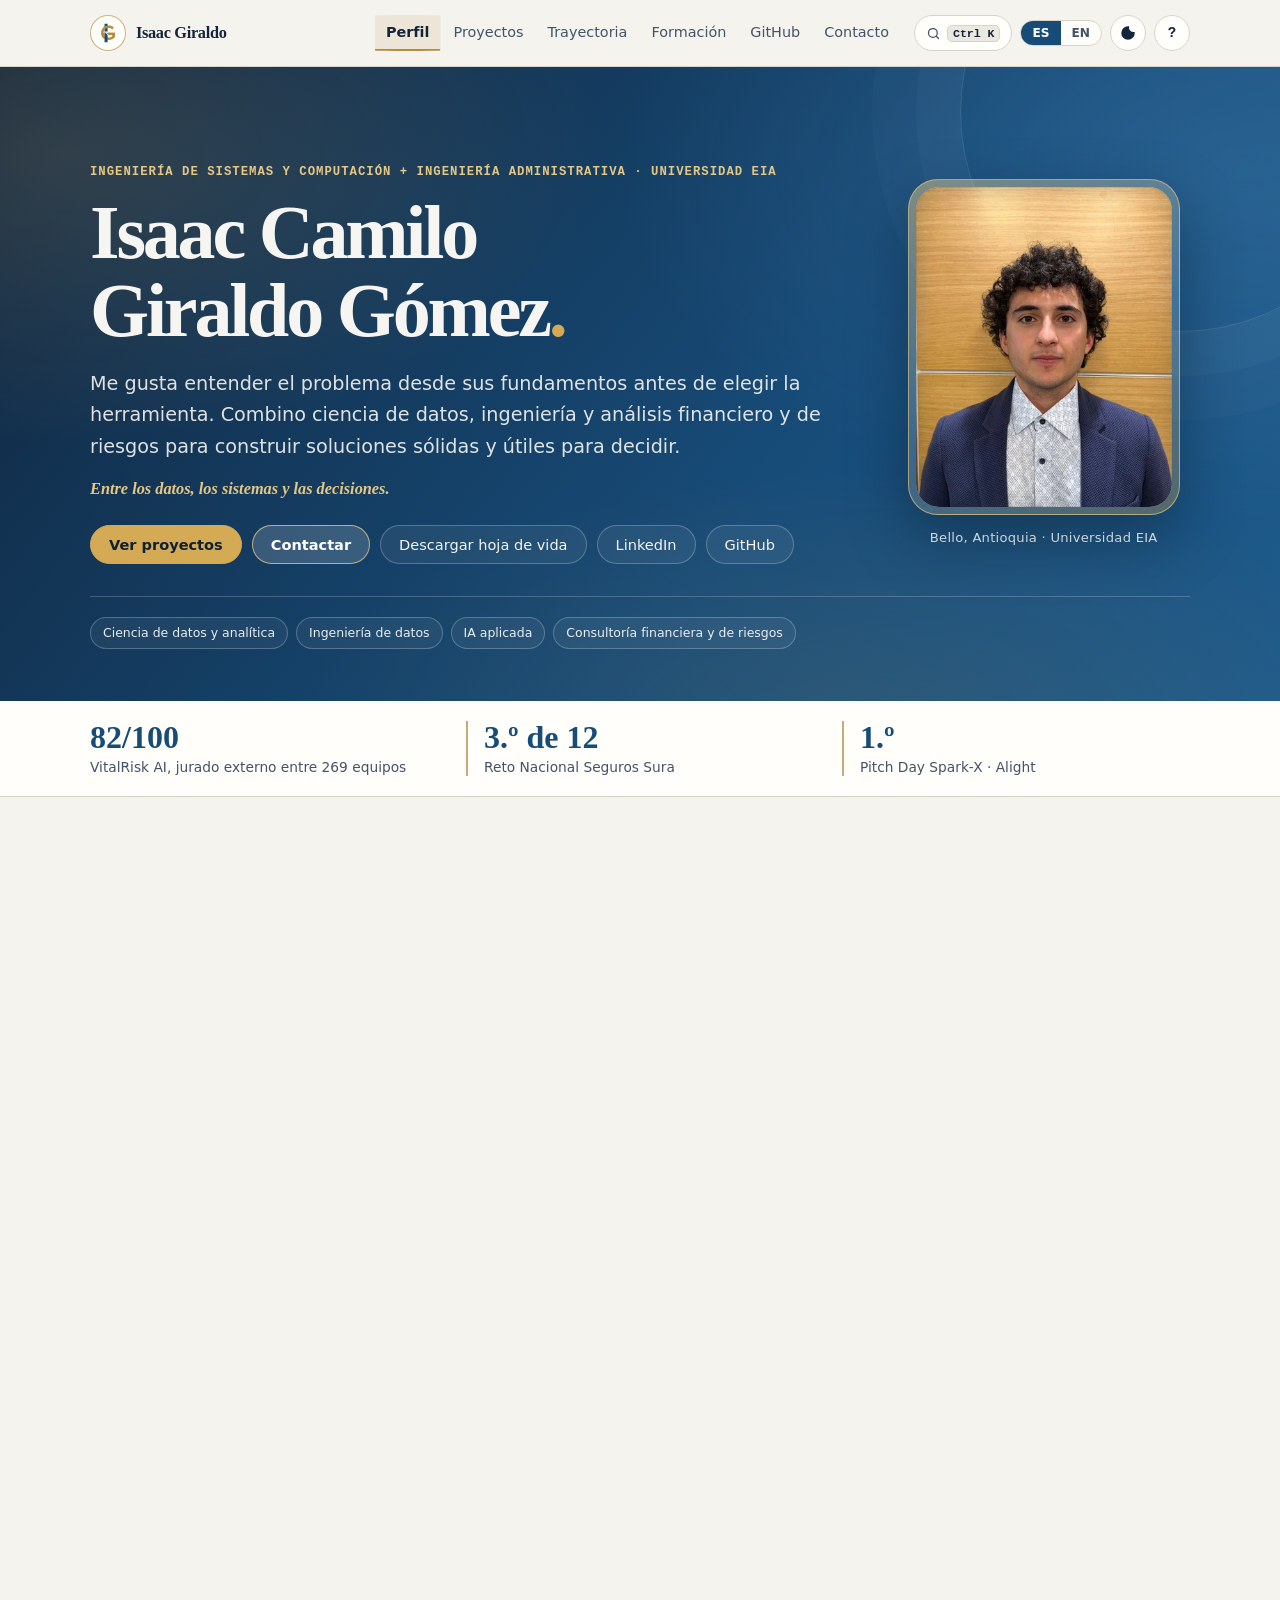
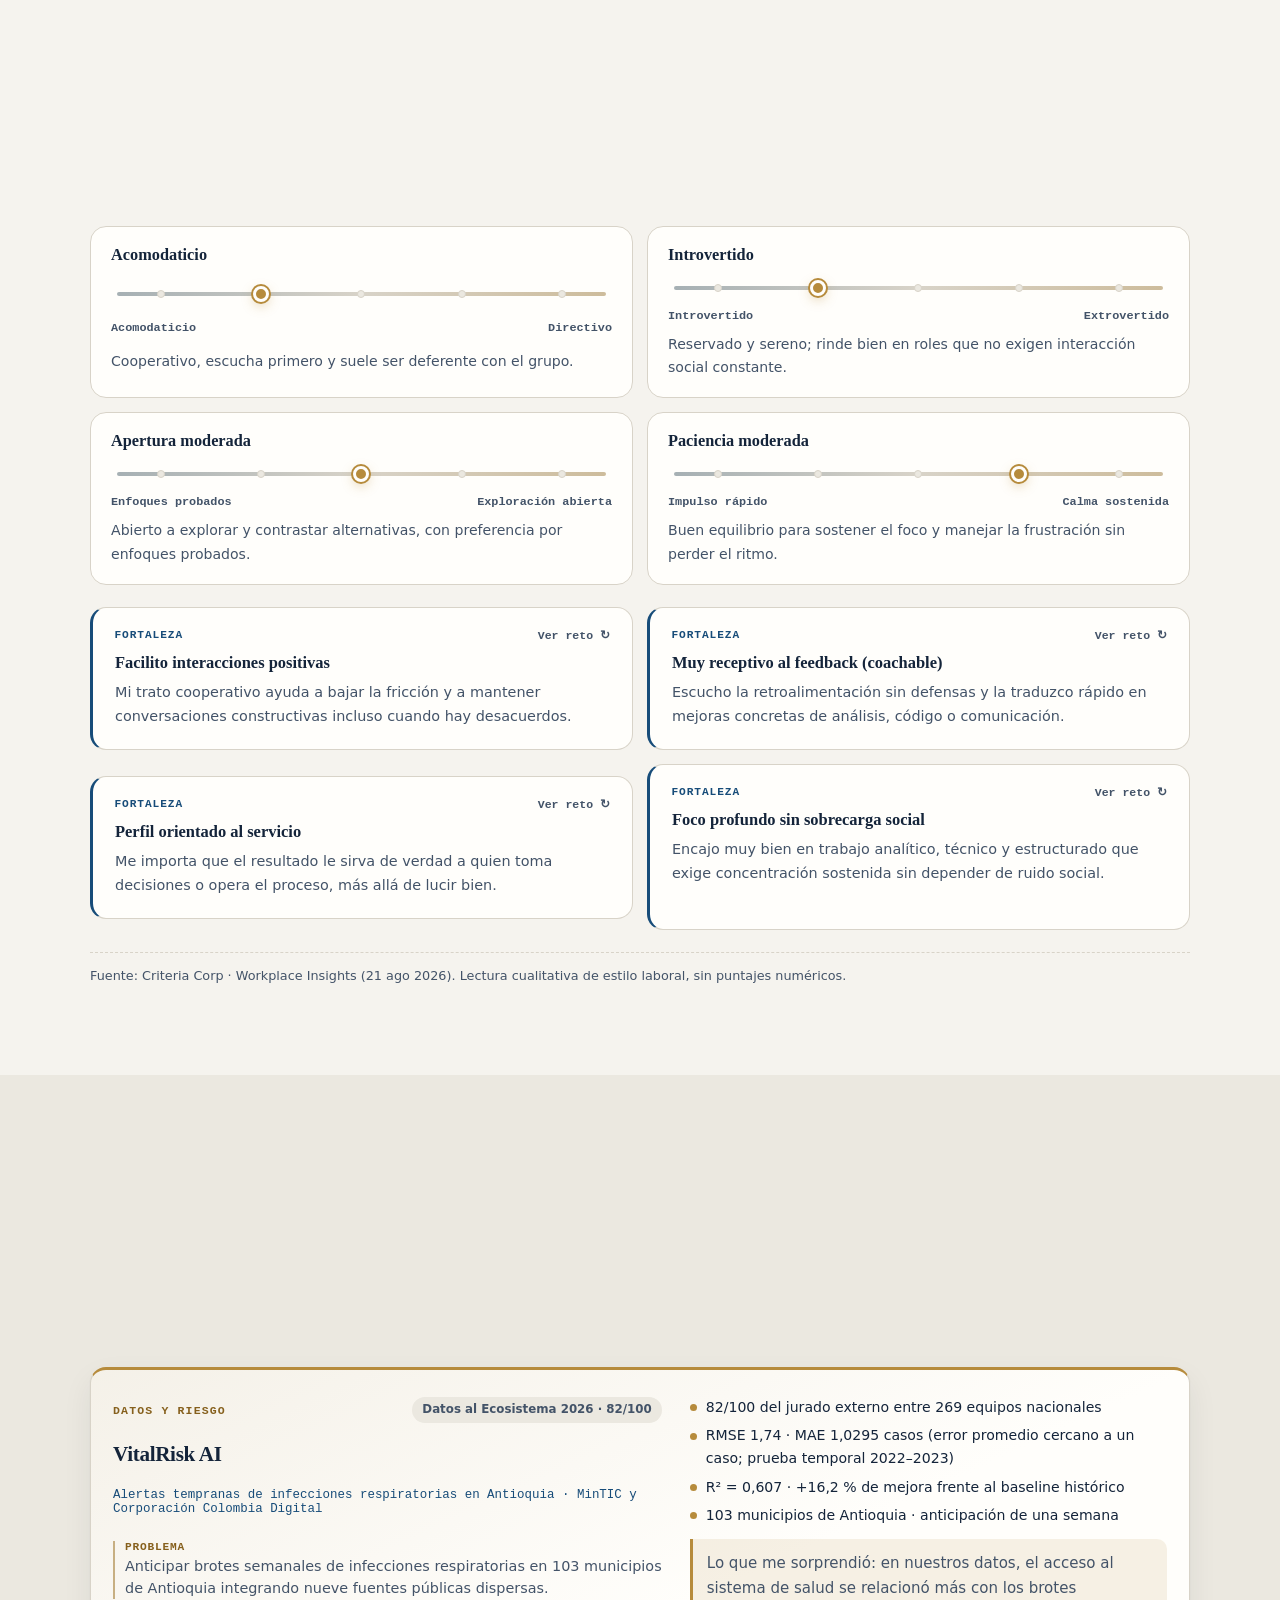
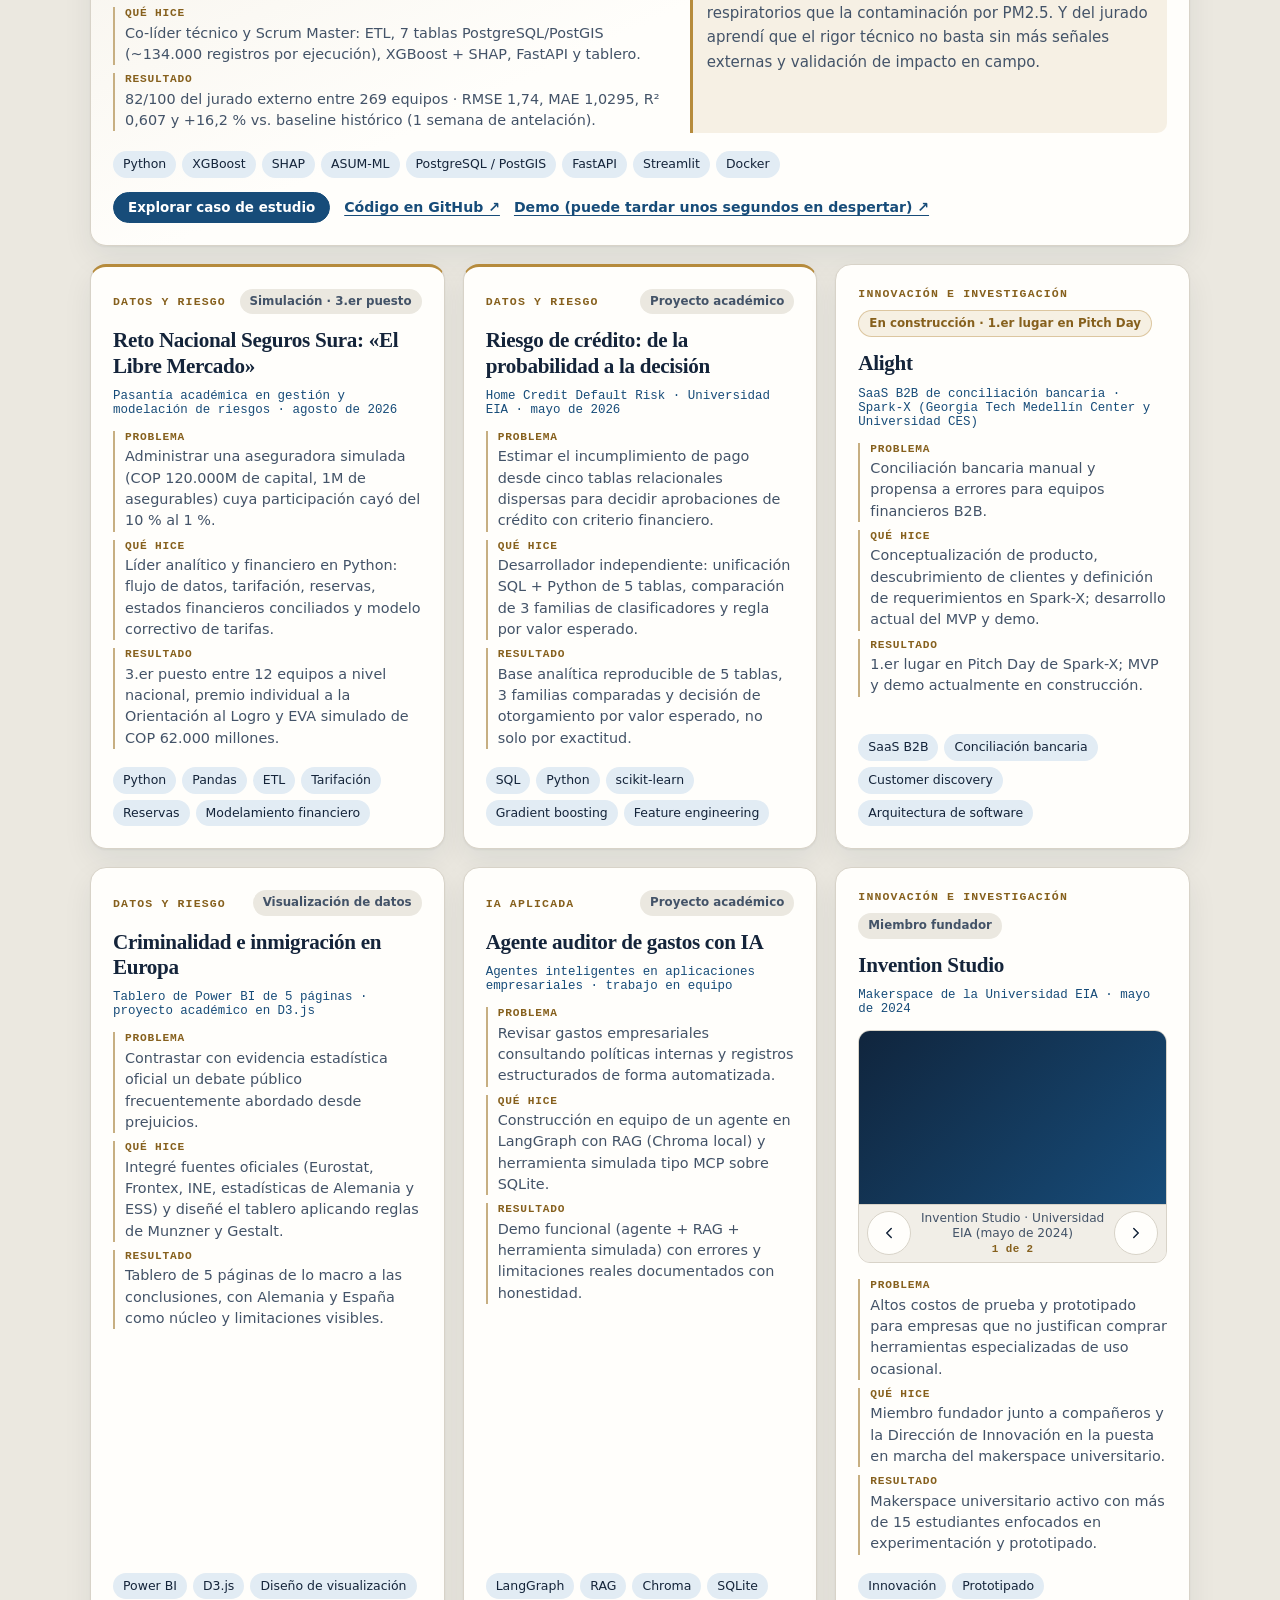
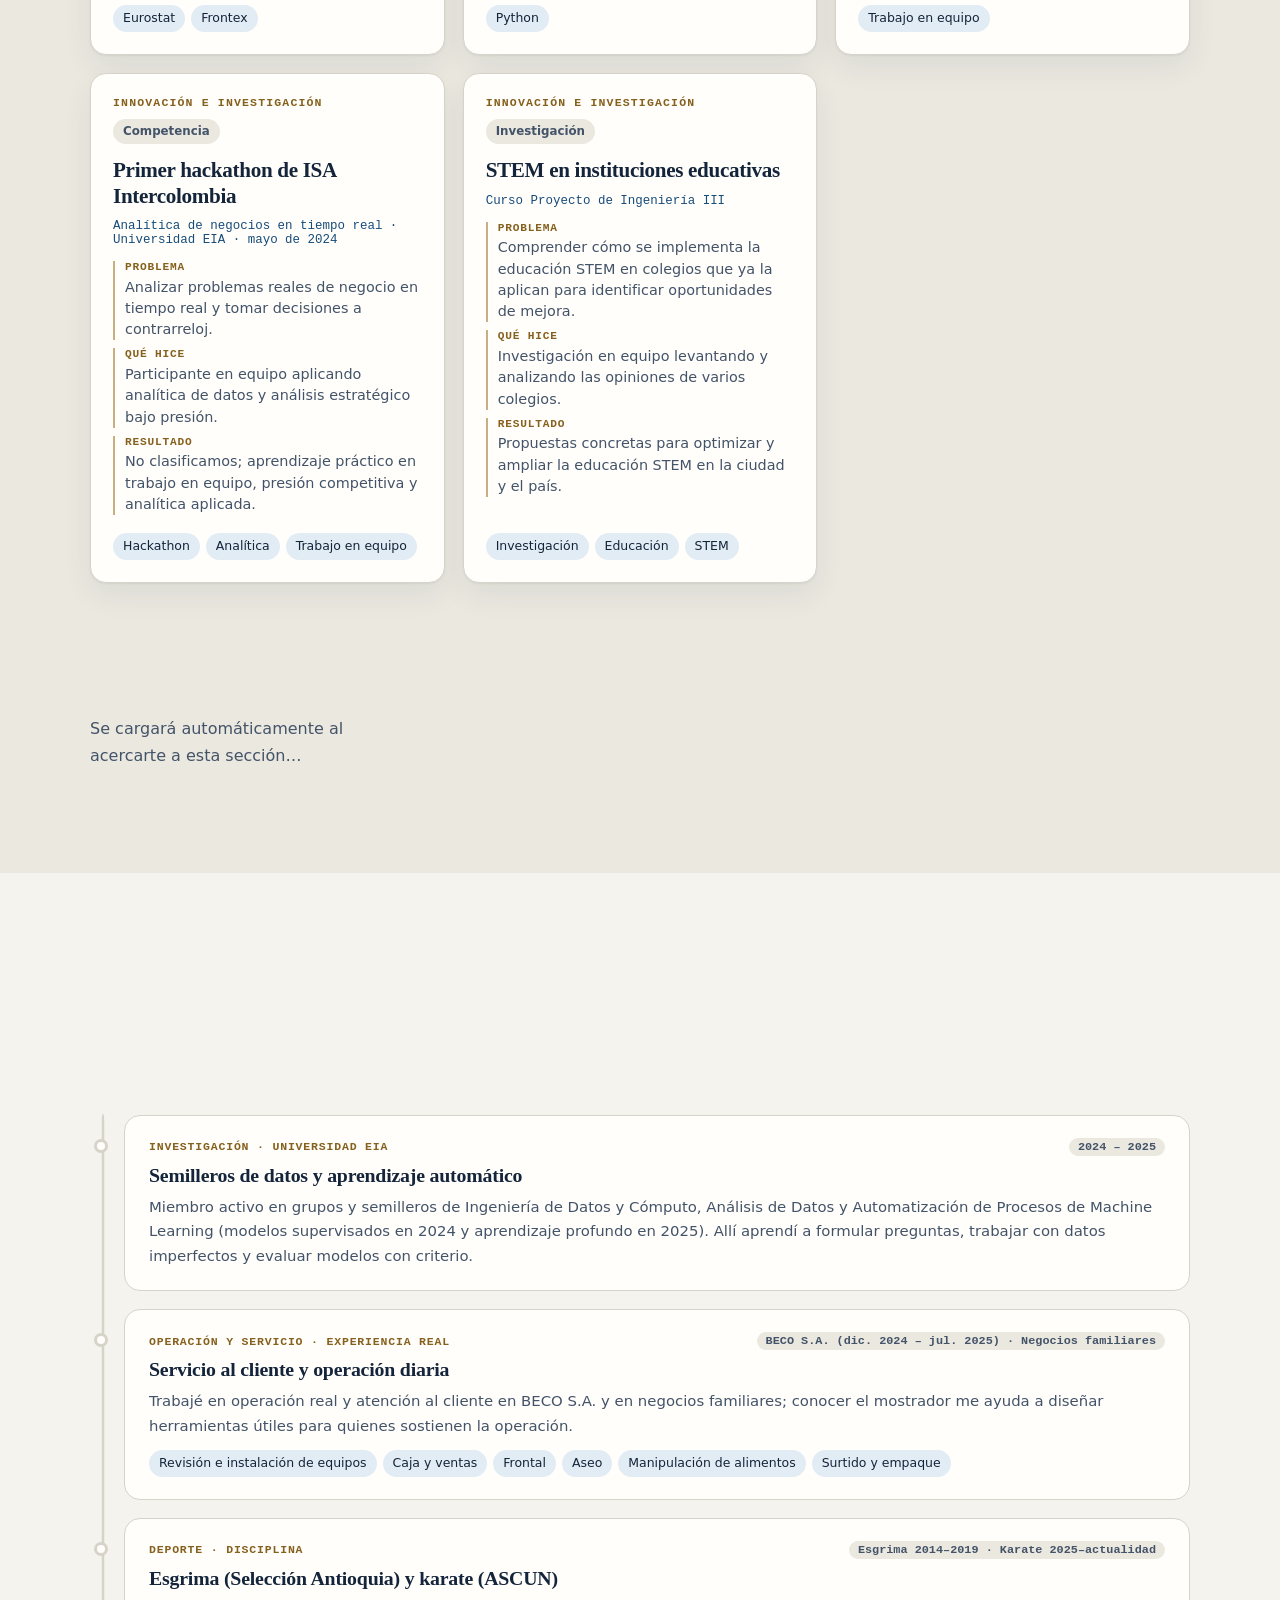
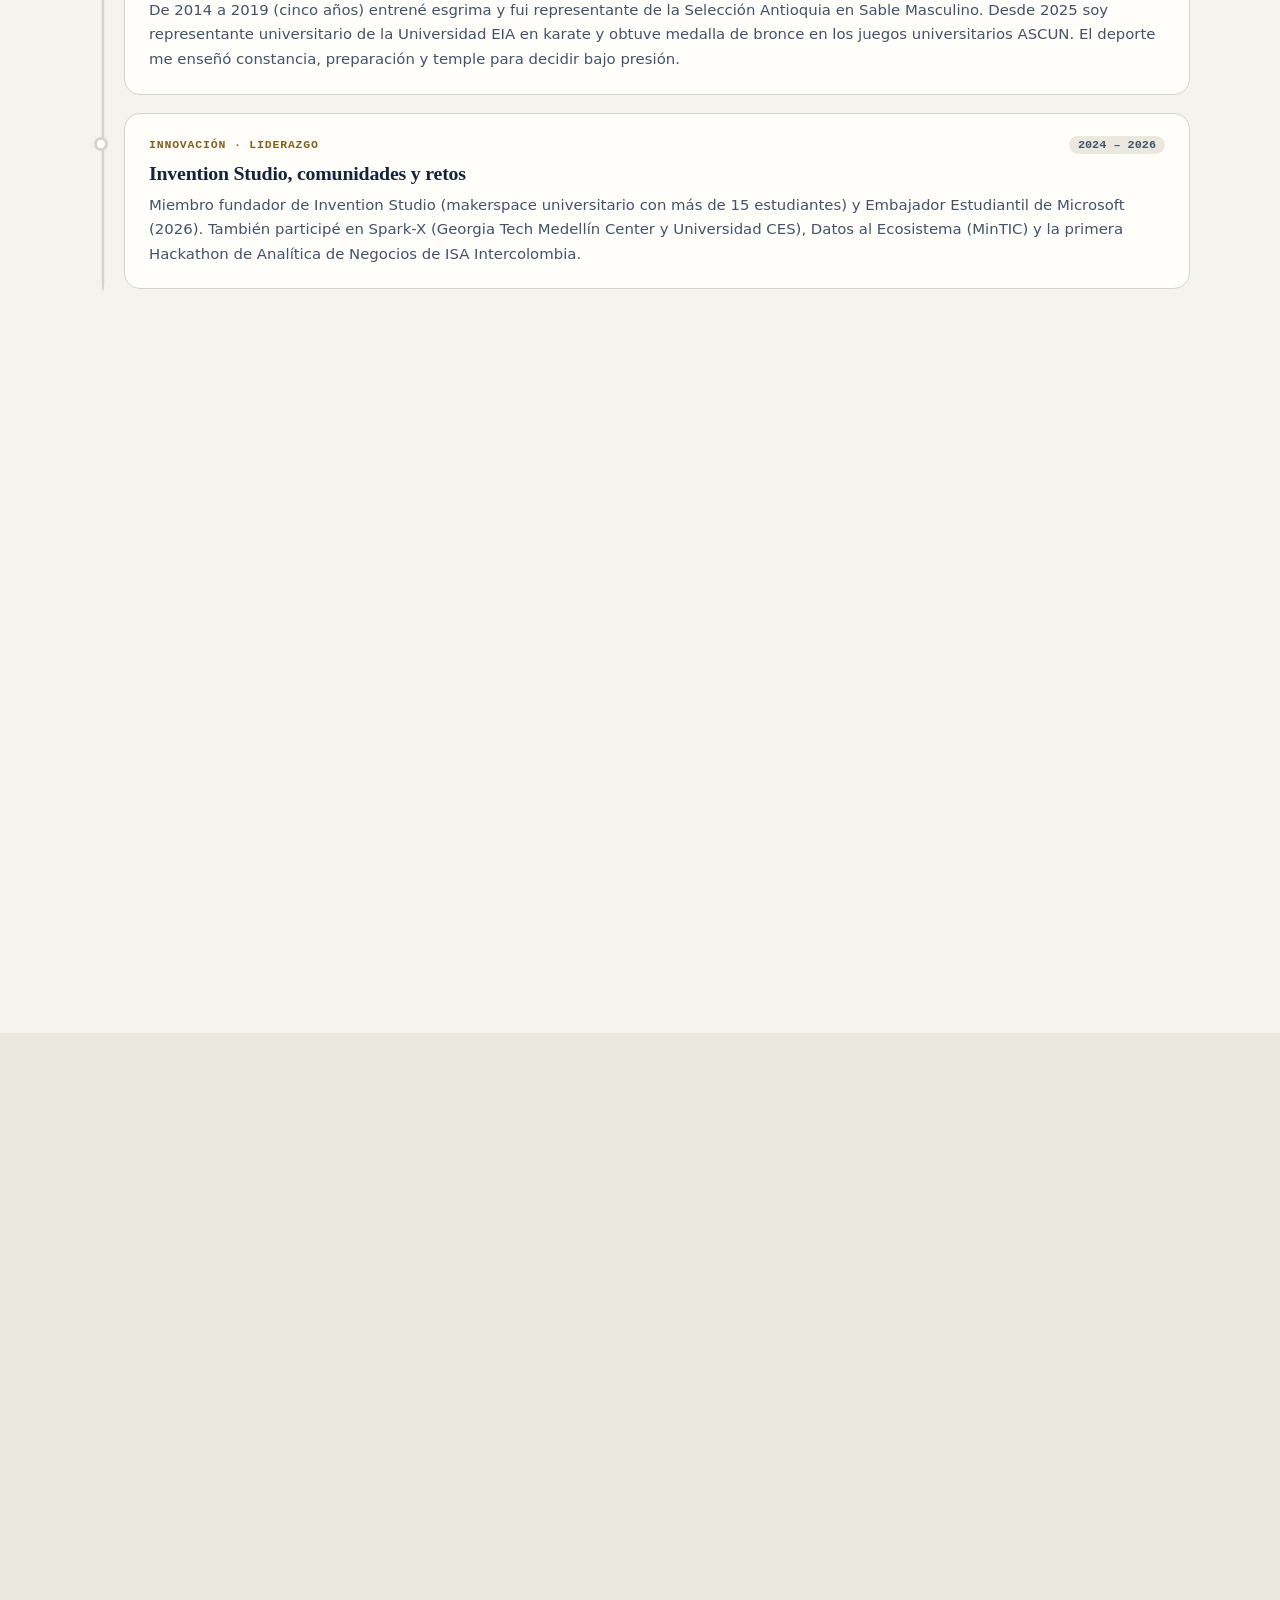
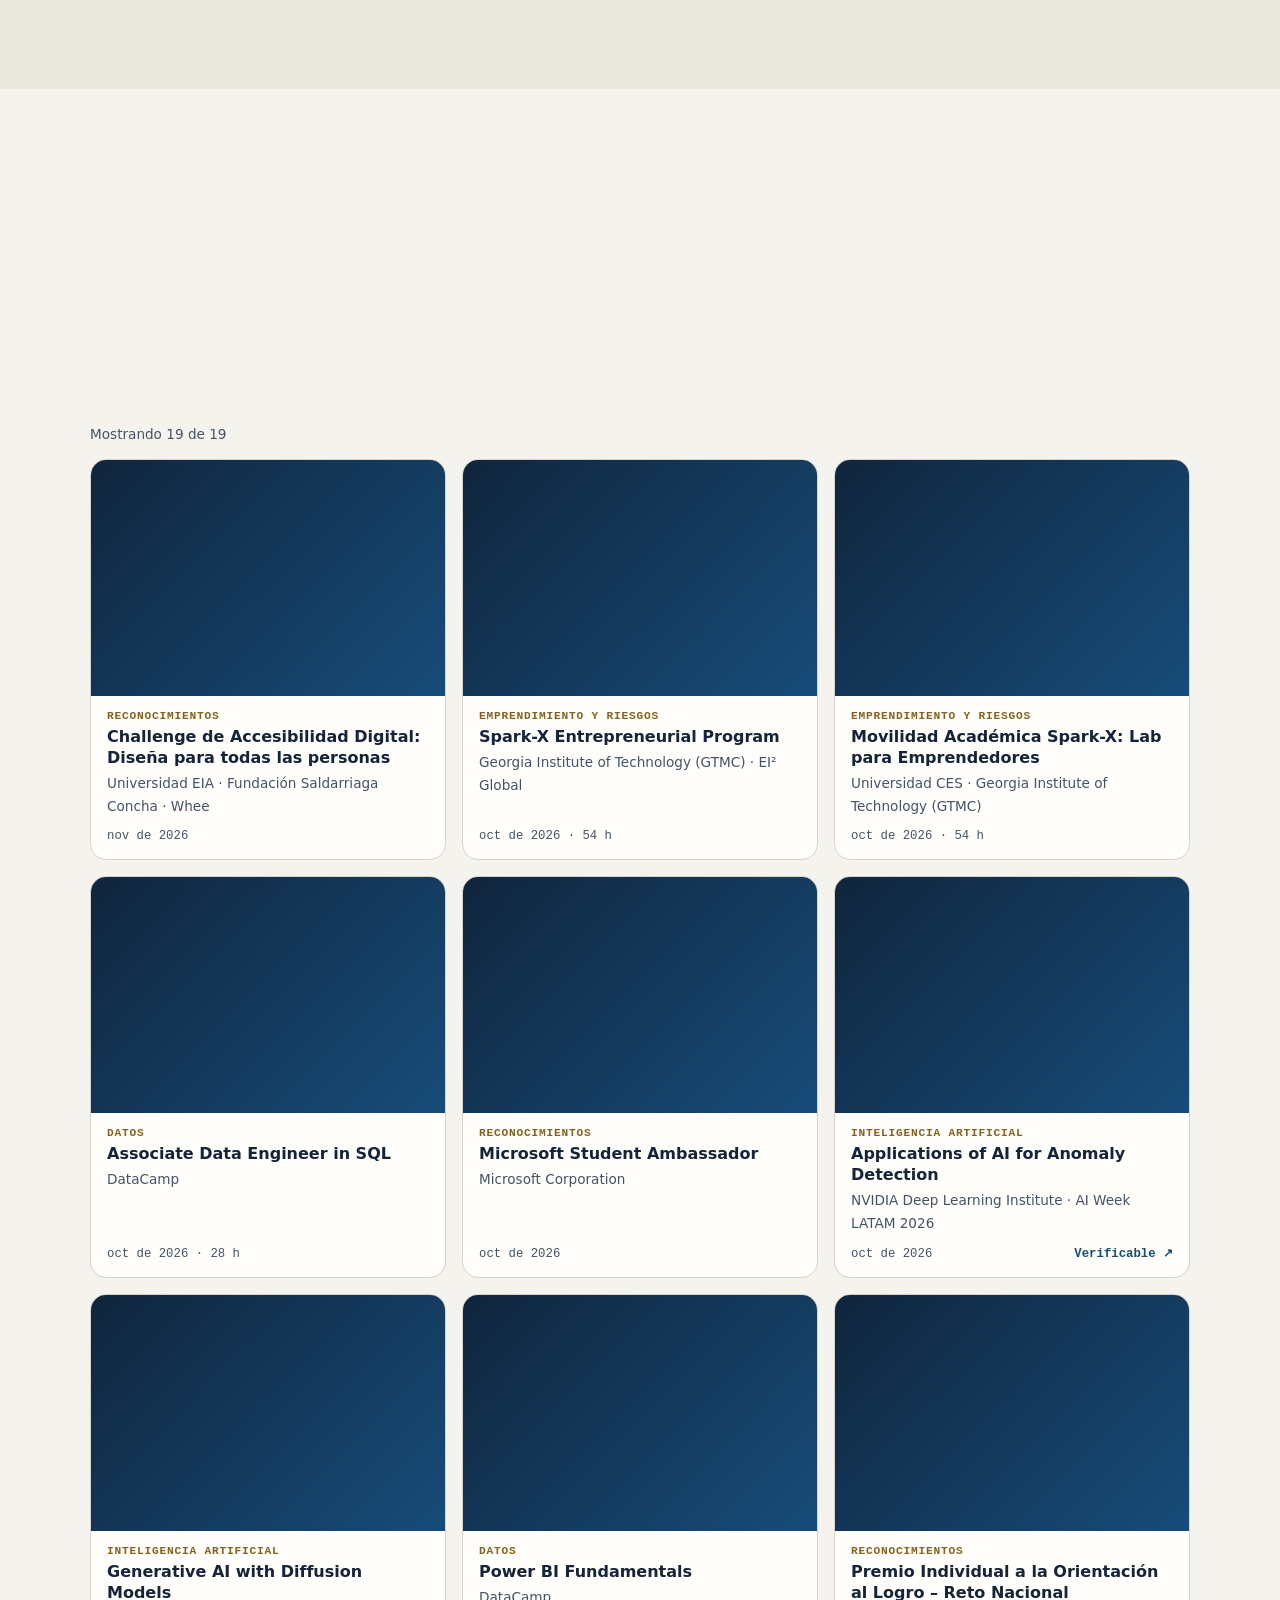
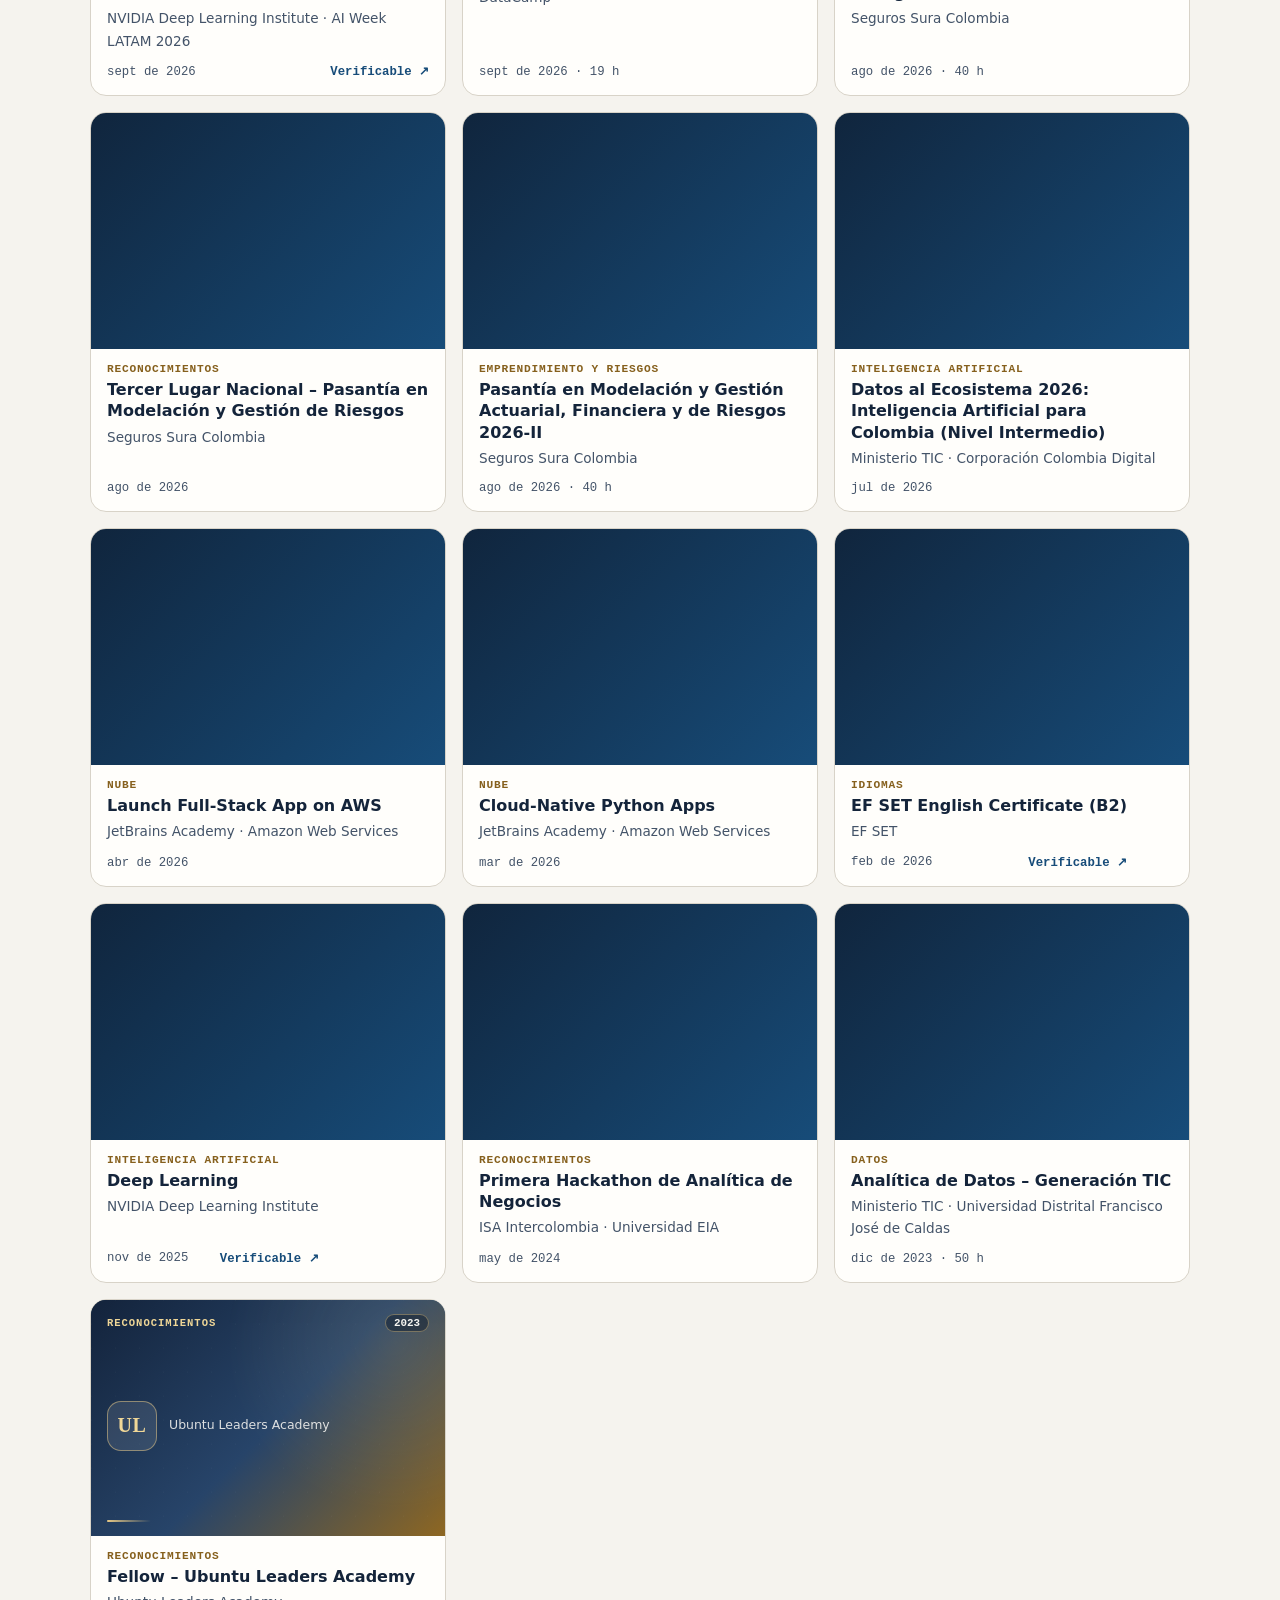
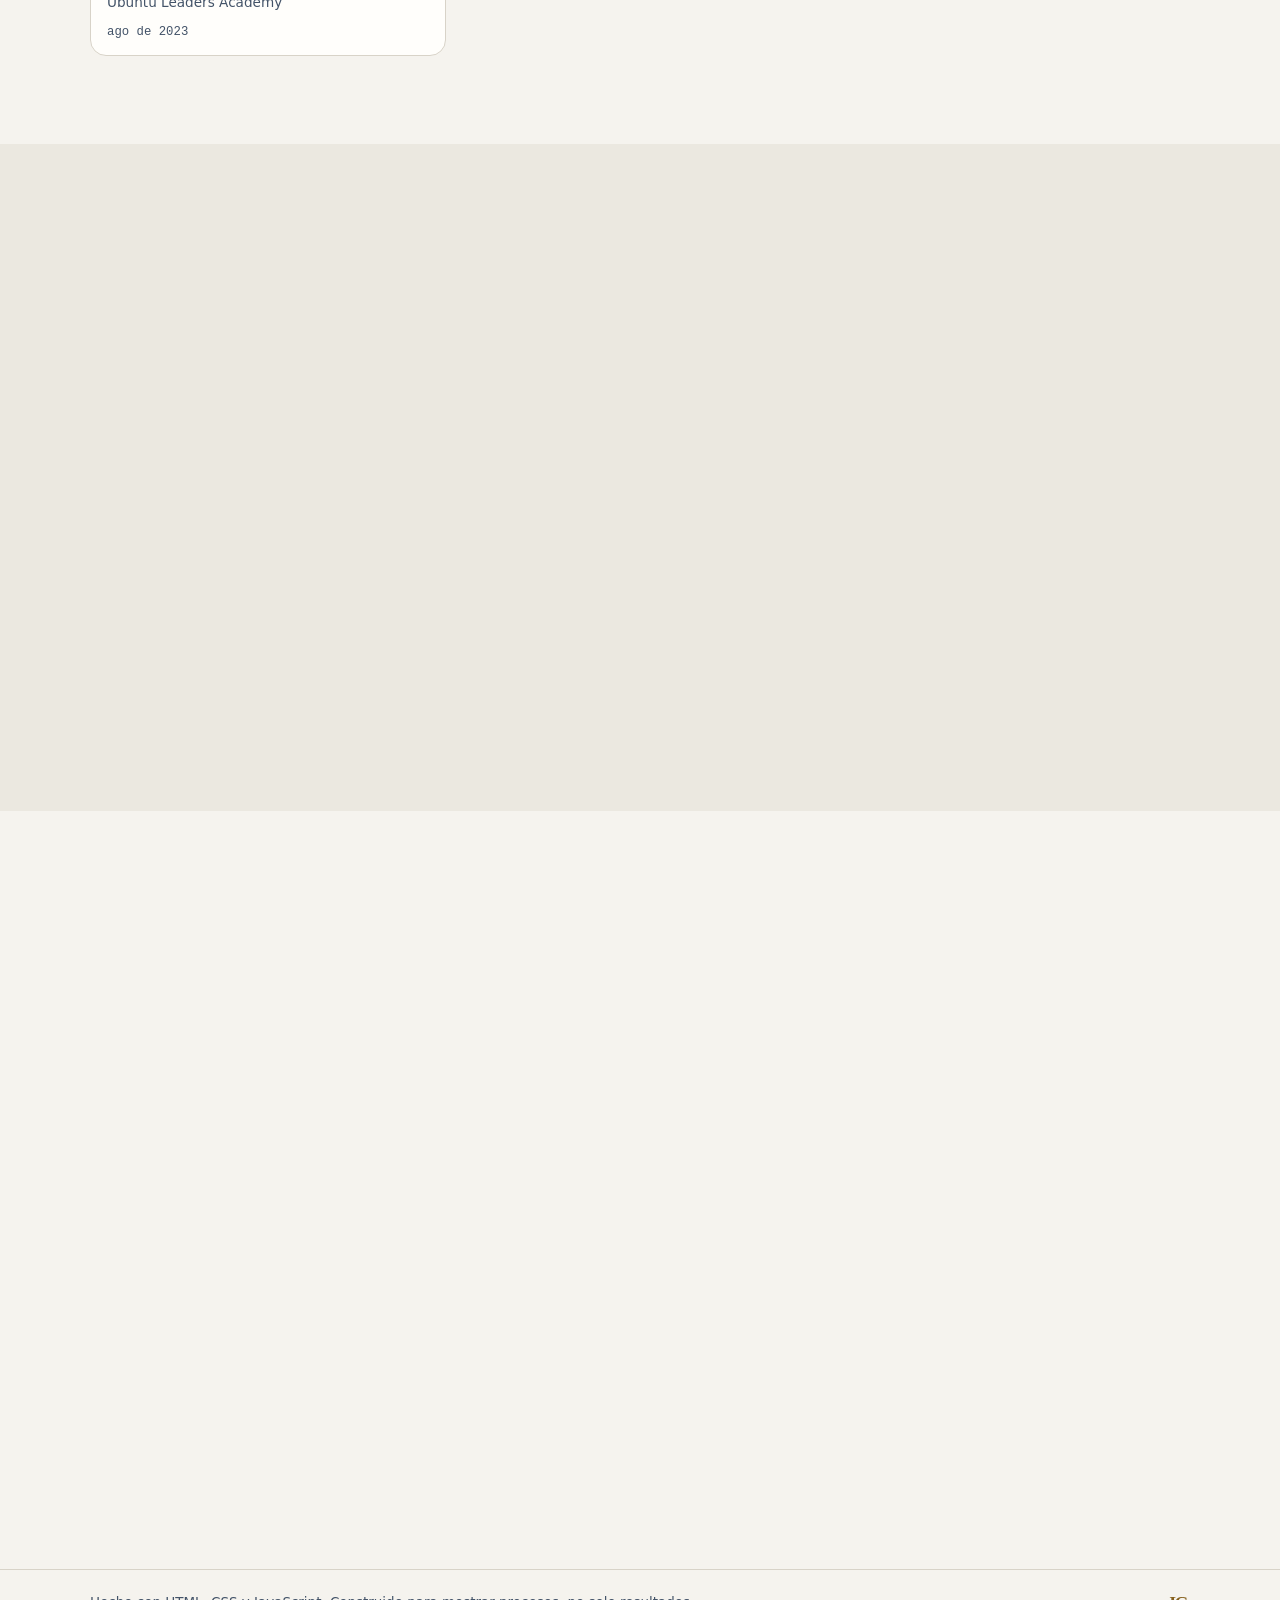
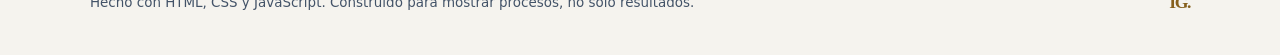
<file: index.html>
<!doctype html>
<html lang="es">
<head>
  <meta charset="utf-8">
  <meta name="viewport" content="width=device-width, initial-scale=1">
  <meta name="color-scheme" content="light dark">
  <meta name="referrer" content="strict-origin-when-cross-origin">
  <meta http-equiv="Content-Security-Policy" content="default-src 'self'; script-src 'self' 'sha256-6DNJhDb6/kkKceQyMNI/ljYZCdmt3CnL5wOd+E0+8RU='; style-src 'self' https://fonts.googleapis.com; font-src 'self' https://fonts.gstatic.com; img-src 'self' data:; media-src 'self'; connect-src 'self' https://api.github.com https://github-contributions-api.jogruber.de; object-src 'self'; base-uri 'self'; form-action 'self'">
  <title>Isaac Giraldo · Portafolio</title>
  <meta name="description" content="Portafolio de Isaac Camilo Giraldo Gómez: ciencia de datos, ingeniería de datos, inteligencia artificial y consultoría financiera y de riesgos.">
  <link rel="canonical" href="https://isaksgir4.github.io/">
  <meta property="og:title" content="Isaac Giraldo · Portafolio">
  <meta property="og:description" content="Entre los datos, los sistemas y las decisiones. Proyectos, caso de estudio VitalRisk AI, trayectoria y actividad en GitHub.">
  <meta property="og:type" content="website">
  <meta property="og:url" content="https://isaksgir4.github.io/">
  <meta property="og:image" content="https://isaksgir4.github.io/assets/og-image.png">
  <meta property="og:image:width" content="1200">
  <meta property="og:image:height" content="630">
  <meta property="og:locale" content="es_CO">
  <meta property="og:locale:alternate" content="en_US">
  <meta name="twitter:card" content="summary_large_image">
  <meta name="twitter:title" content="Isaac Giraldo · Portafolio">
  <meta name="twitter:description" content="Entre los datos, los sistemas y las decisiones. Ciencia de datos, ingeniería y riesgos financieros.">
  <meta name="twitter:image" content="https://isaksgir4.github.io/assets/og-image.png">
  <link rel="icon" href="assets/favicon.svg" type="image/svg+xml">
  <link rel="icon" href="assets/favicon-32.png" type="image/png" sizes="32x32">
  <link rel="apple-touch-icon" href="assets/apple-touch-icon.png" sizes="180x180">
  <link rel="preconnect" href="https://fonts.googleapis.com">
  <link rel="preconnect" href="https://fonts.gstatic.com" crossorigin>
  <link id="fontKrub" rel="stylesheet" href="https://fonts.googleapis.com/css2?family=Krub:wght@400;500;600;700&display=swap" media="print" crossorigin="anonymous" referrerpolicy="no-referrer">
  <noscript><link href="https://fonts.googleapis.com/css2?family=Krub:wght@400;500;600;700&display=swap" rel="stylesheet"></noscript>
  <script>try{var t=localStorage.getItem('theme');if(t==='light'||t==='dark'){document.documentElement.setAttribute('data-theme',t);var m=document.querySelector('meta[name="color-scheme"]');if(m)m.setAttribute('content',t);}}catch(e){}var f=document.getElementById('fontKrub');if(f){if(f.sheet)f.media='all';else f.addEventListener('load',function(){f.media='all';});}</script>
  <link rel="stylesheet" href="assets/style.css?v=3.1.0">
  <link rel="stylesheet" href="assets/print.css?v=3.1.0" media="print">
  <link rel="preload" as="image" href="assets/isaac-giraldo-madera-800.webp" imagesrcset="assets/isaac-giraldo-madera-200.webp 200w, assets/isaac-giraldo-madera-400.webp 400w, assets/isaac-giraldo-madera-800.webp 800w, assets/isaac-giraldo-madera-1200.webp 1200w" imagesizes="(max-width: 720px) 64px, (max-width: 900px) 204px, 272px" type="image/webp" fetchpriority="high">
  <script type="application/ld+json">
  {
    "@context": "https://schema.org",
    "@type": "ProfilePage",
    "name": "Isaac Giraldo · Portafolio",
    "url": "https://isaksgir4.github.io/",
    "inLanguage": ["es", "en"],
    "dateModified": "2026-11-23",
    "mainEntity": {
      "@type": "Person",
      "name": "Isaac Camilo Giraldo Gómez",
      "alternateName": "Isaac Giraldo",
      "url": "https://isaksgir4.github.io/",
      "image": "https://isaksgir4.github.io/assets/isaac-giraldo-madera-800.jpg",
      "jobTitle": "Estudiante de Ingeniería de Sistemas y Computación e Ingeniería Administrativa",
      "description": "Ciencia de datos, ingeniería de datos, inteligencia artificial y consultoría financiera y de riesgos.",
      "address": {
        "@type": "PostalAddress",
        "addressLocality": "Bello",
        "addressRegion": "Antioquia",
        "addressCountry": "CO"
      },
      "alumniOf": {
        "@type": "CollegeOrUniversity",
        "name": "Universidad EIA"
      },
      "affiliation": {
        "@type": "CollegeOrUniversity",
        "name": "Universidad EIA"
      },
      "sameAs": [
        "https://github.com/IsaksGir4",
        "https://www.linkedin.com/in/isaac-giraldo-gomez-b65ba7223/"
      ],
      "subjectOf": {
        "@type": "DigitalDocument",
        "name": "Hoja de vida — Isaac Camilo Giraldo Gómez",
        "url": "https://isaksgir4.github.io/assets/Isaac_Camilo_Giraldo_Gomez_CV.pdf",
        "encodingFormat": "application/pdf"
      },
      "knowsAbout": [
        "Data Science",
        "Data Engineering",
        "Applied Artificial Intelligence",
        "Financial & Risk Consulting",
        "Machine Learning",
        "Python",
        "SQL",
        "PostgreSQL",
        "PostGIS",
        "XGBoost",
        "SHAP",
        "FastAPI",
        "Power BI",
        "Docker"
      ]
    }
  }
  </script>
</head>
<body>
  <a class="skip" href="#main" data-i18n="skip">Saltar al contenido</a>

  <!-- Spotlight sutil de escritorio (solo puntero fino, gestionado por rAF) -->
  <div id="cursorSpotlight" class="cursor-spotlight" aria-hidden="true"></div>

  <!-- Barra dorada de progreso de scroll -->
  <div id="scrollProgress" class="scroll-progress" aria-hidden="true"></div>

  <!-- Loader breve y no bloqueante (~550ms; jamás oculta el contenido LCP) -->
  <div id="introLoader" class="intro-loader" aria-hidden="true">
    <svg class="loader-svg" viewBox="0 0 64 64" width="44" height="44" fill="none">
      <circle class="loader-ring" cx="32" cy="32" r="28" pathLength="1"/>
      <path class="loader-bar" d="M27 12V52" pathLength="1"/>
      <path class="loader-g" d="M45 20.5A16 16 0 1 0 46 42.5V34H33" pathLength="1"/>
    </svg>
  </div>

  <header class="top" id="siteHeader">
    <div class="wrap top-in">
      <a class="brand" href="#top" aria-label="Isaac Giraldo, inicio">
        <span class="brand-emblem" aria-hidden="true">
          <svg class="brand-logo" viewBox="0 0 64 64" width="32" height="32" fill="none">
            <path d="M16 32c0 9.6 7.4 17 17.2 17 6.8 0 12.1-2.6 15.8-6.4V31.5H31.5l5.2 5.5h5.8v3.1c-2.4 1.9-5.6 3.1-9.3 3.1-6.5 0-11-4.8-11-11.2" fill="var(--logo-gold)"/>
            <path d="M23.5 9h7.5v19.5h-7.5zM23.5 29.2l7.5 7.6V55h-7.5V29.2z" fill="var(--logo-blue)"/>
            <path d="M46.4 18.6C42.9 15.4 38.4 13.8 33.2 13.8 22.8 13.8 15 21.6 15 32c0 5.3 2 10 5.4 13.3l4.2-4.4C22.4 38.7 21.2 35.6 21.2 32c0-7 5.2-12.2 12-12.2 3.8 0 7 1.2 9.4 3.4l3.8-4.6z" fill="var(--logo-gold)"/>
            <path d="M27.6 31.2H49v5.8H33.4l-5.8-5.8z" fill="var(--logo-gold)"/>
          </svg>
        </span>
        <span class="brand-wordmark">Isaac Giraldo</span>
      </a>

      <nav class="nav" id="nav" aria-label="Principal">
        <span class="nav-indicator" id="navIndicator" aria-hidden="true"></span>
        <a href="#about" data-i18n="nav_about">Perfil</a>
        <a href="#projects" data-i18n="nav_projects">Proyectos</a>
        <a href="#journey" data-i18n="nav_journey">Trayectoria</a>
        <a href="#certs" data-i18n="nav_certs">Formación</a>
        <a href="#activity" data-i18n="nav_activity">GitHub</a>
        <a href="#contact" data-i18n="nav_contact">Contacto</a>
      </nav>

      <div class="tools" id="headerTools">
        <button type="button" class="cmd-trigger" id="cmdBtn" aria-label="Ctrl K, paleta de comandos" title="Ctrl K">
          <svg viewBox="0 0 24 24" width="15" height="15" fill="none" stroke="currentColor" stroke-width="2" stroke-linecap="round" aria-hidden="true"><circle cx="11" cy="11" r="7"/><path d="M20 20l-3.5-3.5"/></svg>
          <kbd>Ctrl K</kbd>
        </button>
        <div class="seg" role="group" aria-label="Idioma / Language">
          <button type="button" data-lang="es" aria-pressed="true">ES</button>
          <button type="button" data-lang="en" aria-pressed="false">EN</button>
        </div>
        <button type="button" class="icon-btn theme-btn" id="themeBtn" aria-label="Cambiar tema" data-i18n-aria="theme_toggle" title="Tema">
          <svg class="ico-moon" viewBox="0 0 24 24" width="18" height="18" aria-hidden="true"><path fill="currentColor" d="M12 3a9 9 0 1 0 9 9c0-.5-.05-1-.14-1.5A6 6 0 0 1 13.5 3.14 9 9 0 0 0 12 3z"/></svg>
          <svg class="ico-sun" viewBox="0 0 24 24" width="18" height="18" aria-hidden="true"><circle cx="12" cy="12" r="4.5" fill="currentColor"/><path stroke="currentColor" stroke-width="2" stroke-linecap="round" d="M12 2.5v2.2M12 19.3v2.2M4.7 4.7l1.6 1.6M17.7 17.7l1.6 1.6M2.5 12h2.2M19.3 12h2.2M4.7 19.3l1.6-1.6M17.7 6.3l1.6-1.6"/></svg>
        </button>
        <button type="button" class="icon-btn help-btn" id="helpBtn" aria-label="Ver atajos de teclado" title="?"><span aria-hidden="true">?</span></button>
      </div>
    </div>
  </header>

  <main id="main">
    <noscript>
      <div class="wrap noscript-banner">
        <p><strong>JavaScript desactivado (vista esencial):</strong> puedes leer mi perfil, logros principales y abrir mi <a href="assets/Isaac_Camilo_Giraldo_Gomez_CV.pdf">hoja de vida (PDF)</a>, <a href="https://github.com/IsaksGir4">GitHub</a> o <a href="https://www.linkedin.com/in/isaac-giraldo-gomez-b65ba7223/">LinkedIn</a>. Activa JavaScript para explorar el caso interactivo de VitalRisk AI, proyectos, certificados y actividad en vivo. · <em>JavaScript is disabled: activate it for interactive projects, certificates, and live GitHub activity.</em></p>
      </div>
    </noscript>

    <section class="hero" id="top">
      <div class="hero-mesh" aria-hidden="true"></div>
      <canvas id="heroCanvas" class="hero-canvas" aria-hidden="true"></canvas>
      <div class="wrap hero-in hero-layout">
        <div class="hero-copy">
          <p class="kicker hero-stagger">
            <span class="kicker-full" data-i18n="hero_kicker">Ingeniería de Sistemas y Computación + Ingeniería Administrativa · Universidad EIA</span>
            <span class="kicker-short" data-i18n="hero_kicker_short">Sistemas + Administrativa · Universidad EIA</span>
          </p>
          <h1 class="hero-title">Isaac Camilo<br>Giraldo Gómez<span class="hero-period">.</span></h1>
          <p class="lead" data-i18n="hero_lead">Me gusta entender el problema desde sus fundamentos antes de elegir la herramienta. Combino ciencia de datos, ingeniería y análisis financiero y de riesgos para construir soluciones sólidas y útiles para decidir.</p>
          <p class="hero-signature hero-stagger" data-i18n="hero_signature">Entre los datos, los sistemas y las decisiones.</p>
          <div class="cta hero-stagger">
            <a class="btn primary magnetic" id="ctaProjects" href="#projects" data-i18n="btn_projects">Ver proyectos</a>
            <a class="btn cta-contact magnetic" id="ctaContact" href="#contact" data-i18n="btn_contact">Contactar</a>
            <a class="btn btn-secondary magnetic" id="cvBtn" href="assets/Isaac_Camilo_Giraldo_Gomez_CV.pdf" target="_blank" rel="noopener noreferrer" data-i18n="btn_cv">Descargar hoja de vida</a>
            <a class="btn btn-subtle magnetic" id="linkedinBtn" href="https://www.linkedin.com/in/isaac-giraldo-gomez-b65ba7223/" rel="noopener noreferrer" target="_blank">LinkedIn</a>
            <a class="btn btn-subtle magnetic" id="githubBtn" href="https://github.com/IsaksGir4" rel="noopener noreferrer" target="_blank">GitHub</a>
          </div>
        </div>

        <div class="hero-identity" id="heroIdentity">
          <figure class="hero-frame" id="heroFrame">
            <picture class="hero-picture">
              <source type="image/webp" srcset="assets/isaac-giraldo-madera-200.webp 200w, assets/isaac-giraldo-madera-400.webp 400w, assets/isaac-giraldo-madera-800.webp 800w, assets/isaac-giraldo-madera-1200.webp 1200w" sizes="(max-width: 720px) 64px, (max-width: 900px) 204px, 272px">
              <source type="image/jpeg" srcset="assets/isaac-giraldo-madera-200.jpg 200w, assets/isaac-giraldo-madera-400.jpg 400w, assets/isaac-giraldo-madera-800.jpg 800w, assets/isaac-giraldo-madera-1200.jpg 1200w" sizes="(max-width: 720px) 64px, (max-width: 900px) 204px, 272px">
              <img class="hero-photo" src="assets/isaac-giraldo-madera-800.jpg" alt="Retrato de Isaac Camilo Giraldo Gómez" width="800" height="1000" fetchpriority="high" decoding="async">
            </picture>
          </figure>
          <p class="hero-location" data-i18n="hero_location">Bello, Antioquia · Universidad EIA</p>
        </div>

        <div class="hero-bottomline hero-stagger" aria-label="Áreas de interés" data-i18n-aria="hero_areas_aria">
          <span data-i18n="hero_chip_1">Ciencia de datos y analítica</span>
          <span data-i18n="hero_chip_2">Ingeniería de datos</span>
          <span data-i18n="hero_chip_3">IA aplicada</span>
          <span data-i18n="hero_chip_4">Consultoría financiera y de riesgos</span>
        </div>
      </div>
    </section>

    <section class="statband" aria-label="Logros verificables" data-i18n-aria="statband_aria">
      <ul class="wrap facts">
        <li id="statVitalRiskItem"><strong id="statVitalRisk">82/100</strong><span data-i18n="stat_vitalrisk">VitalRisk AI, jurado externo entre 269 equipos</span></li>
        <li id="statSuraItem"><strong id="statSura">3.º de 12</strong><span data-i18n="stat_sura">Reto Nacional Seguros Sura</span></li>
        <li id="statAlightItem"><strong id="statAlight">1.º</strong><span data-i18n="stat_alight">Pitch Day Spark-X · Alight</span></li>
      </ul>
    </section>

    <section class="sec" id="about">
      <div class="wrap">
        <div class="grid2 about-grid reveal">
          <div>
            <p class="section-eyebrow" data-i18n="about_eyebrow">Quién soy</p>
            <h2 data-i18n="about_title">Perfil</h2>
            <p data-i18n="about_p1">Soy Isaac, y vivo en Bello, Antioquia. Estudio en la modalidad de doble programa en Ingeniería de Sistemas y Computación e Ingeniería Administrativa, ambas en la Universidad EIA, con foco en ciencia de datos, ingeniería de datos, inteligencia artificial y consultoría financiera y riesgos.</p>
            <p data-i18n="about_p2">Me interesa comprender los problemas desde sus fundamentos, explorar los datos a fondo y construir soluciones técnicamente sólidas que sean útiles para la toma de decisiones. He trabajado en integración y transformación de datos, modelado predictivo y análisis financiero con Python, SQL, Machine Learning y Power BI.</p>
            <p data-i18n="about_p3">Abordo los proyectos de manera analítica y estructurada, dispuesto a aprender, contrastar alternativas y mejorar a partir de la retroalimentación. En el Reto Nacional de Seguros Sura lideré el frente analítico y financiero de mi equipo, con el que obtuvimos el tercer puesto entre 12 equipos.</p>
          </div>
          <aside class="profile-note">
            <span class="note-label" data-i18n="note_label">Una idea que guía mi trabajo</span>
            <blockquote data-i18n="profile_quote">La tecnología es útil cuando resuelve un problema que vale la pena entender.</blockquote>
            <span class="note-signature">Isaac Giraldo</span>
          </aside>
        </div>

        <h3 class="sub-h reveal" data-i18n="principles_title">Cómo pienso</h3>
        <div class="principles-grid reveal" id="principles"></div>

        <div class="workstyle-head reveal">
          <h3 class="sub-h" data-i18n="strengths_title">Cómo trabajo</h3>
          <p class="sub workstyle-sub" data-i18n="workstyle_sub">Perfil cualitativo basado en resultados reales, sin puntajes inventados. Toca o pulsa cualquier tarjeta para ver en qué estoy trabajando.</p>
        </div>
        <div class="workstyle" id="strengths"></div>
      </div>
    </section>

    <section class="sec alt" id="projects">
      <div class="wrap">
        <p class="section-eyebrow reveal" data-i18n="projects_eyebrow">Trabajo aplicado</p>
        <div class="sec-head-row reveal">
          <h2 data-i18n="projects_title">Proyectos</h2>
          <span class="sec-count-badge" id="projectsCountBadge">9 proyectos</span>
        </div>
        <p class="sub reveal" data-i18n="projects_sub">Problemas que he explorado desde los datos, la ingeniería y el negocio. Cuento qué hice, qué logramos y qué aprendí.</p>
        <div class="chips reveal" id="projectChips" role="group" aria-label="Filtrar proyectos"></div>
        <p id="projectStatus" class="sr" role="status"></p>
        <div class="cards" id="projectCards"></div>

        <h3 class="mt reveal" data-i18n="live_repos">Repositorios recientes en GitHub</h3>
        <p class="repo-intro reveal" data-i18n="repos_intro">El código es parte del proceso: aquí puedes revisar cómo experimento, documento y construyo.</p>
        <div class="repos" id="repoList" aria-live="polite"><p class="muted" data-i18n="loading">Cargando…</p></div>
      </div>
    </section>

    <section class="sec" id="journey">
      <div class="wrap">
        <p class="section-eyebrow reveal" data-i18n="journey_eyebrow">Más allá de los proyectos</p>
        <h2 class="reveal" data-i18n="journey_title">Trayectoria</h2>
        <p class="sub reveal" data-i18n="journey_sub">También me han formado la investigación, el servicio al cliente en operación real y la disciplina deportiva.</p>
        <div class="timeline-shell" id="timelineShell">
          <svg class="timeline-svg" id="timelineSvg" aria-hidden="true" preserveAspectRatio="none" viewBox="0 0 4 100">
            <line class="timeline-track" x1="2" y1="0" x2="2" y2="100"/>
            <line class="timeline-fill" id="timelineFill" x1="2" y1="0" x2="2" y2="100" pathLength="1"/>
          </svg>
          <div class="journey-timeline" id="journeyGrid"></div>
        </div>

        <h3 class="sub-h mt reveal" data-i18n="hobbies_title">Fuera del trabajo</h3>
        <p class="sub reveal" data-i18n="hobbies_sub">Lo que me divierte también dice cómo pienso: crear, explorar y aprender por cuenta propia.</p>
        <div class="hobbies-grid reveal" id="hobbiesGrid"></div>
      </div>
    </section>

    <section class="sec alt" id="skills">
      <div class="wrap grid2 skills-grid reveal">
        <div>
          <p class="section-eyebrow" data-i18n="skills_eyebrow">Herramientas al servicio del problema</p>
          <h2 data-i18n="skills_title">Con qué trabajo</h2>
          <p data-i18n="skills_intro">No las veo como una colección de etiquetas. Las elijo según el tipo de dato, la pregunta, las restricciones y el resultado que se necesita.</p>
        </div>
        <dl class="skills" id="skillsList"></dl>
      </div>
    </section>

    <section class="sec" id="certs">
      <div class="wrap">
        <p class="section-eyebrow reveal" data-i18n="certs_eyebrow">Aprendizaje continuo</p>
        <div class="sec-head-row reveal">
          <h2 data-i18n="certs_title">Formación y reconocimientos</h2>
          <span class="sec-count-badge" id="certsCountBadge">19 certificados</span>
        </div>
        <p class="sub reveal" data-i18n="certs_sub">Certificaciones, cursos y reconocimientos que complementan mi formación universitaria. Toca uno para ver el detalle.</p>
        <div class="filters reveal">
          <div class="chips" id="certChips" role="group" aria-label="Filtrar por categoría"></div>
          <div class="filter-controls">
            <label class="search">
              <span class="sr" data-i18n="search_label">Buscar certificado</span>
              <input type="search" id="certSearch" data-i18n-ph="search_ph" placeholder="Buscar…">
            </label>
            <label class="sort-wrap">
              <span class="sr" data-i18n="sort_label">Ordenar certificados</span>
              <select id="certSort" class="sort-select">
                <option value="date-desc" data-i18n="sort_newest">Más recientes</option>
                <option value="date-asc" data-i18n="sort_oldest">Más antiguos</option>
                <option value="hours-desc" data-i18n="sort_hours">Mayor duración</option>
              </select>
            </label>
          </div>
        </div>
        <p class="muted count" id="certCount" role="status"></p>
        <div class="certs" id="certGrid"></div>
      </div>
    </section>

    <section class="sec alt" id="activity">
      <div class="wrap">
        <p class="section-eyebrow reveal" data-i18n="activity_eyebrow">Trabajo en público</p>
        <div class="sec-head-row reveal">
          <h2 data-i18n="activity_title">Actividad en GitHub</h2>
          <span class="sec-count-badge" id="reposCountBadge" hidden></span>
        </div>
        <p class="sub reveal" data-i18n="activity_sub">Mis contribuciones del último año y mi actividad pública reciente. El código y la documentación de cada repositorio cuentan mejor la historia.</p>
        <div class="panel reveal">
          <div class="panel-head">
            <strong id="contribTotal">–</strong>
            <div class="legend" aria-hidden="true"><span data-i18n="less">Menos</span><i class="l0"></i><i class="l1"></i><i class="l2"></i><i class="l3"></i><i class="l4"></i><span data-i18n="more">Más</span></div>
          </div>
          <div class="heat-stage">
            <div class="heat-scroll" id="heatScroll"><div id="heatmap" role="img" aria-label="Mapa de contribuciones"></div></div>
            <div class="heat-tooltip" id="heatTooltip" role="tooltip" hidden></div>
          </div>
          <p class="muted small" id="heatNote"></p>
        </div>
        <h3 class="mt reveal" data-i18n="recent_activity">Actividad reciente</h3>
        <ol class="feed reveal" id="feed" aria-live="polite"><li class="muted" data-i18n="loading">Cargando…</li></ol>
      </div>
    </section>

    <section class="sec" id="contact">
      <div class="wrap">
        <div class="contact-card reveal">
          <div class="contact-copy">
            <p class="section-eyebrow" data-i18n="contact_eyebrow">Contacto</p>
            <h2 data-i18n="contact_title">Hablemos de problemas interesantes.</h2>
            <p data-i18n="contact_p">Me interesan los equipos que combinan rigor analítico, ingeniería y comprensión del negocio, especialmente en datos, riesgo y tecnología financiera.</p>
            <div class="cta">
              <a class="btn primary magnetic" id="mailBtn" href="#" data-i18n="btn_email">Escribir un correo</a>
              <button type="button" class="btn magnetic" id="copyMailBtn" data-i18n="btn_copy_email">Copiar correo</button>
              <a class="btn magnetic" id="linkedinBtn2" href="https://www.linkedin.com/in/isaac-giraldo-gomez-b65ba7223/" rel="noopener noreferrer" target="_blank">LinkedIn</a>
              <a class="btn magnetic" id="githubBtn2" href="https://github.com/IsaksGir4" rel="noopener noreferrer" target="_blank">GitHub</a>
            </div>
          </div>
          <form class="contact-form" id="contactForm" novalidate>
            <p class="form-title" data-i18n="form_title">O cuéntame en un par de líneas</p>
            <label>
              <span data-i18n="form_name">Nombre</span>
              <input type="text" id="cfName" autocomplete="name" required>
            </label>
            <label>
              <span data-i18n="form_email">Tu correo</span>
              <input type="email" id="cfEmail" autocomplete="email" required>
            </label>
            <label>
              <span data-i18n="form_msg">Mensaje</span>
              <textarea id="cfMsg" rows="4" required></textarea>
            </label>
            <p class="form-error" id="cfError" role="alert" hidden></p>
            <button type="submit" class="btn primary magnetic" data-i18n="form_send">Abrir en mi correo</button>
            <p class="muted small" id="cfNote" data-i18n="form_note">Esto abre tu aplicación de correo con el mensaje listo; no se guarda nada en este sitio.</p>
          </form>
        </div>
      </div>
    </section>
  </main>

  <footer class="foot">
    <div class="wrap foot-inner">
      <span data-i18n="footer">Hecho con HTML, CSS y JavaScript. Construido para mostrar procesos, no solo resultados.</span>
      <span class="footer-signature">IG<span>.</span></span>
    </div>
  </footer>

  <!-- Navegación móvil: Dock de Instrumentos (activo en <=760px o puntero grueso <=1024px) -->
  <div id="mobileDock" class="mobile-dock" data-active="about">
    <div class="dock-progress-clip" aria-hidden="true">
      <span class="dock-progress" id="dockProgress"></span>
    </div>
    <div class="dock-readout" id="dockReadout" aria-hidden="true">
      <span class="dock-readout-num" id="dockReadoutNum">01</span>
      <span class="dock-readout-sep">·</span>
      <span class="dock-readout-lbl" id="dockReadoutLbl">Perfil</span>
    </div>
    <div class="dock-bar">
      <button type="button" class="dock-menu-btn" id="dockMenuBtn" aria-label="Abrir panel de control" aria-expanded="false" aria-controls="dockSheet">
        <svg class="dock-ig-svg" viewBox="0 0 64 64" width="22" height="22" fill="none" aria-hidden="true">
          <path d="M16 32c0 9.6 7.4 17 17.2 17 6.8 0 12.1-2.6 15.8-6.4V31.5H31.5l5.2 5.5h5.8v3.1c-2.4 1.9-5.6 3.1-9.3 3.1-6.5 0-11-4.8-11-11.2" fill="var(--logo-gold)"/>
          <path d="M23.5 9h7.5v19.5h-7.5zM23.5 29.2l7.5 7.6V55h-7.5V29.2z" fill="var(--logo-blue)"/>
          <path d="M46.4 18.6C42.9 15.4 38.4 13.8 33.2 13.8 22.8 13.8 15 21.6 15 32c0 5.3 2 10 5.4 13.3l4.2-4.4C22.4 38.7 21.2 35.6 21.2 32c0-7 5.2-12.2 12-12.2 3.8 0 7 1.2 9.4 3.4l3.8-4.6z" fill="var(--logo-gold)"/>
          <path d="M27.6 31.2H49v5.8H33.4l-5.8-5.8z" fill="var(--logo-gold)"/>
        </svg>
      </button>
      <span class="dock-divider" aria-hidden="true"></span>
      <nav class="dock-nav" id="dockNav" aria-label="Secciones">
        <span class="dock-pill" id="dockPill" aria-hidden="true"></span>
        <a class="dock-item is-active" href="#about" data-sec="about" aria-current="location">
          <span class="dock-cell-top" aria-hidden="true">
            <span class="dock-num">01</span>
            <svg class="dock-ico" viewBox="0 0 24 24" width="17" height="17" fill="none" stroke="currentColor" stroke-width="1.75" stroke-linecap="round" stroke-linejoin="round"><circle cx="12" cy="8" r="3.4"/><path d="M5.5 19.5a6.5 6.5 0 0 1 13 0"/></svg>
          </span>
          <span class="dock-lbl" data-i18n="nav_about">Perfil</span>
        </a>
        <a class="dock-item" href="#projects" data-sec="projects">
          <span class="dock-cell-top" aria-hidden="true">
            <span class="dock-num">02</span>
            <svg class="dock-ico" viewBox="0 0 24 24" width="17" height="17" fill="none" stroke="currentColor" stroke-width="1.75" stroke-linecap="round" stroke-linejoin="round"><rect x="4" y="4" width="6.5" height="6.5" rx="1.5"/><rect x="13.5" y="4" width="6.5" height="6.5" rx="1.5"/><rect x="4" y="13.5" width="6.5" height="6.5" rx="1.5"/><rect x="13.5" y="13.5" width="6.5" height="6.5" rx="1.5"/></svg>
          </span>
          <span class="dock-lbl" data-i18n="nav_projects">Proyectos</span>
        </a>
        <a class="dock-item" href="#journey" data-sec="journey">
          <span class="dock-cell-top" aria-hidden="true">
            <span class="dock-num">03</span>
            <svg class="dock-ico" viewBox="0 0 24 24" width="17" height="17" fill="none" stroke="currentColor" stroke-width="1.75" stroke-linecap="round" stroke-linejoin="round"><circle cx="6.5" cy="6" r="2.2"/><circle cx="17.5" cy="12" r="2.2"/><circle cx="6.5" cy="18" r="2.2"/><path d="M8.5 7l7 4M15.5 13l-7 4"/></svg>
          </span>
          <span class="dock-lbl" data-i18n="nav_journey">Trayectoria</span>
        </a>
        <a class="dock-item" href="#certs" data-sec="certs">
          <span class="dock-cell-top" aria-hidden="true">
            <span class="dock-num">04</span>
            <svg class="dock-ico" viewBox="0 0 24 24" width="17" height="17" fill="none" stroke="currentColor" stroke-width="1.75" stroke-linecap="round" stroke-linejoin="round"><circle cx="12" cy="9.5" r="4.8"/><path d="M9.2 13.7L8 20.5l4-2 4 2-1.2-6.8"/></svg>
          </span>
          <span class="dock-lbl" data-i18n="nav_certs">Formación</span>
        </a>
        <a class="dock-item" href="#activity" data-sec="activity">
          <span class="dock-cell-top" aria-hidden="true">
            <span class="dock-num">05</span>
            <svg class="dock-ico" viewBox="0 0 24 24" width="17" height="17" fill="none" stroke="currentColor" stroke-width="1.75" stroke-linecap="round" stroke-linejoin="round"><circle cx="7" cy="6" r="2.2"/><circle cx="17" cy="9" r="2.2"/><circle cx="7" cy="18" r="2.2"/><path d="M7 8.2v7.6M17 11.2c0 2.8-2.2 4.3-10 4.3"/></svg>
          </span>
          <span class="dock-lbl" data-i18n="nav_activity">GitHub</span>
        </a>
        <a class="dock-item" href="#contact" data-sec="contact">
          <span class="dock-cell-top" aria-hidden="true">
            <span class="dock-num">06</span>
            <svg class="dock-ico" viewBox="0 0 24 24" width="17" height="17" fill="none" stroke="currentColor" stroke-width="1.75" stroke-linecap="round" stroke-linejoin="round"><rect x="3.5" y="5.5" width="17" height="13" rx="2"/><path d="M4.5 7l7.5 5.5L19.5 7"/></svg>
          </span>
          <span class="dock-lbl" data-i18n="nav_contact">Contacto</span>
        </a>
      </nav>
    </div>
  </div>

  <!-- Hoja inferior del Panel de control móvil -->
  <div id="dockBackdrop" class="dock-backdrop" hidden></div>
  <div id="dockSheet" class="dock-sheet" role="dialog" aria-modal="true" aria-labelledby="dockSheetTitle" hidden>
    <div class="sheet-handle-zone" id="sheetHandleZone">
      <span class="sheet-handle" aria-hidden="true"></span>
    </div>
    <div class="sheet-head">
      <div class="sheet-brand">
        <span class="sheet-eyebrow" id="sheetEyebrow">Panel de control</span>
        <h2 id="dockSheetTitle" tabindex="-1">Isaac Giraldo</h2>
      </div>
      <button type="button" class="icon-btn sheet-close" id="dockSheetClose" aria-label="Cerrar" data-i18n-aria="close"><span aria-hidden="true">✕</span></button>
    </div>
    <div class="sheet-body" id="sheetBody">
      <div class="sheet-search-box">
        <label class="sr" for="sheetSearch" id="sheetSearchLabel">Buscar sección o acción</label>
        <div class="cmd-search-wrap sheet-search-wrap">
          <svg viewBox="0 0 24 24" width="16" height="16" fill="none" stroke="currentColor" stroke-width="2" stroke-linecap="round" aria-hidden="true"><circle cx="11" cy="11" r="7"/><path d="M20 20l-3.5-3.5"/></svg>
          <input type="search" id="sheetSearch" class="cmd-input" autocomplete="off" spellcheck="false" placeholder="Buscar sección o acción…">
        </div>
        <ul id="sheetCmdList" class="cmd-list sheet-cmd-list" role="listbox" hidden></ul>
      </div>

      <div class="sheet-sections" id="sheetSections"></div>

      <div class="sheet-controls">
        <div class="sheet-ctrl-group">
          <span class="sheet-ctrl-label" id="sheetLangLabel">Idioma</span>
          <div class="sheet-seg" role="group" aria-labelledby="sheetLangLabel">
            <button type="button" data-sheet-lang="es" aria-pressed="true">ES</button>
            <button type="button" data-sheet-lang="en" aria-pressed="false">EN</button>
          </div>
        </div>
        <div class="sheet-ctrl-group">
          <span class="sheet-ctrl-label" id="sheetThemeLabel">Tema</span>
          <div class="sheet-seg" role="group" aria-labelledby="sheetThemeLabel">
            <button type="button" data-sheet-theme="light" aria-pressed="true" id="sheetThemeLight">Claro</button>
            <button type="button" data-sheet-theme="dark" aria-pressed="false" id="sheetThemeDark">Oscuro</button>
          </div>
        </div>
      </div>

      <div class="sheet-actions">
        <a class="btn primary sheet-act-btn" id="sheetCvBtn" href="assets/Isaac_Camilo_Giraldo_Gomez_CV.pdf" target="_blank" rel="noopener noreferrer" data-i18n="btn_cv">Descargar hoja de vida</a>
        <button type="button" class="btn sheet-act-btn" id="sheetCopyMail" data-i18n="btn_copy_email">Copiar correo</button>
        <a class="btn sheet-act-btn" id="sheetLinkedin" href="https://www.linkedin.com/in/isaac-giraldo-gomez-b65ba7223/" target="_blank" rel="noopener noreferrer">LinkedIn ↗</a>
        <a class="btn sheet-act-btn" id="sheetGithub" href="https://github.com/IsaksGir4" target="_blank" rel="noopener noreferrer">GitHub ↗</a>
      </div>
    </div>
  </div>

  <!-- Diálogo de certificado (nativo con light-dismiss) -->
  <dialog id="certDialog" class="cert-dialog" closedby="any" aria-labelledby="dlgTitle">
    <form method="dialog" class="dlg-head">
      <div>
        <span class="dlg-eyebrow" id="dlgCat"></span>
        <h2 id="dlgTitle" tabindex="-1"></h2>
      </div>
      <button type="submit" class="icon-btn" aria-label="Cerrar" data-i18n-aria="close"><span aria-hidden="true">✕</span></button>
    </form>
    <p class="muted dlg-meta" id="dlgMeta"></p>
    <p class="dlg-note" id="dlgNote"></p>
    <div class="dlg-body" id="dlgBody"></div>
    <div class="dlg-actions" id="dlgActions"></div>
  </dialog>

  <!-- Diálogo interactivo del caso de estudio VitalRisk AI -->
  <dialog id="caseDialog" class="case-dialog" closedby="any" aria-labelledby="caseTitle">
    <form method="dialog" class="dlg-head case-head">
      <div>
        <span class="dlg-eyebrow" id="caseEyebrow"></span>
        <h2 id="caseTitle" tabindex="-1">VitalRisk AI</h2>
        <p class="muted case-sub" id="caseSub"></p>
      </div>
      <button type="submit" class="icon-btn" aria-label="Cerrar" data-i18n-aria="close"><span aria-hidden="true">✕</span></button>
    </form>
    <div class="case-content" id="caseContent"></div>
  </dialog>

  <!-- Paleta de comandos (Ctrl/Cmd+K) -->
  <dialog id="cmdDialog" class="cmd-dialog" closedby="any" aria-labelledby="cmdHeading">
    <form method="dialog" class="dlg-head cmd-head">
      <div>
        <span class="dlg-eyebrow" id="cmdEyebrow">Navegación rápida</span>
        <h2 id="cmdHeading" class="sr">Paleta de comandos</h2>
      </div>
      <button type="submit" class="icon-btn" aria-label="Cerrar" data-i18n-aria="close"><span aria-hidden="true">✕</span></button>
    </form>
    <div class="cmd-search-wrap">
      <svg viewBox="0 0 24 24" width="17" height="17" fill="none" stroke="currentColor" stroke-width="2" stroke-linecap="round" aria-hidden="true"><circle cx="11" cy="11" r="7"/><path d="M20 20l-3.5-3.5"/></svg>
      <input type="search" id="cmdInput" class="cmd-input" autocomplete="off" spellcheck="false" role="combobox" aria-expanded="true" aria-controls="cmdList" aria-autocomplete="list" placeholder="Buscar sección o acción…">
    </div>
    <ul id="cmdList" class="cmd-list" role="listbox"></ul>
    <p class="cmd-hint" id="cmdHint">↑↓ navegar · Enter ejecutar · Esc cerrar</p>
  </dialog>

  <!-- Guía de atajos de teclado (?) -->
  <dialog id="helpDialog" class="help-dialog" closedby="any" aria-labelledby="helpTitle">
    <form method="dialog" class="dlg-head">
      <div>
        <span class="dlg-eyebrow" id="helpEyebrow">Productividad</span>
        <h2 id="helpTitle" tabindex="-1">Atajos de teclado</h2>
      </div>
      <button type="submit" class="icon-btn" aria-label="Cerrar" data-i18n-aria="close"><span aria-hidden="true">✕</span></button>
    </form>
    <p class="muted small" id="helpSub">Disponibles cuando no estás escribiendo en un campo de texto.</p>
    <ul id="helpList" class="shortcut-list"></ul>
  </dialog>

  <!-- Región live accesible para notificaciones toast -->
  <div id="toast" class="toast" role="status" aria-live="polite" aria-atomic="true"></div>

  <script type="module" src="assets/app.js?v=3.1.0"></script>
</body>
</html>
</file>
<file: assets/style.css>
/* Portafolio de Isaac Giraldo · v3 · CSS moderno sin dependencias ni compilación */

@property --mesh-shift {
  syntax: "<percentage>";
  inherits: false;
  initial-value: 0%;
}

:root {
  --bg: #f5f3ee;
  --bg-alt: #ebe8e0;
  --surface: #fffefb;
  --surface-2: #f1eee7;
  --ink: #14243a;
  --ink-2: #435368;
  --line: #d8d3c8;
  --accent: #174c79;
  --accent-ink: #ffffff;
  --accent-soft: #e2ecf4;
  --gold: #b68b3c;
  --gold-bright: #d4aa55;
  --gold-text: #86601d;
  --gold-soft: rgba(182, 139, 60, .12);
  --deep: #10253d;
  --deep-2: #174c79;
  --deep-3: #1e5b8c;
  --logo-blue: #174c79;
  --logo-gold: #b68b3c;
  --mark-bg: rgba(212, 170, 85, .36);
  --l0: #e3e8ed; --l1: #c2d2e0; --l2: #8ba8c1; --l3: #4e7ca1; --l4: #174c79;
  --shadow: 0 1px 2px rgba(20, 36, 58, .06), 0 12px 30px rgba(20, 36, 58, .07);
  --shadow-lg: 0 18px 50px rgba(16, 37, 61, .16);
  --radius: 16px;
  --serif: "Iowan Old Style", "Palatino Linotype", Palatino, Georgia, serif;
  --sans: "Krub", system-ui, -apple-system, "Segoe UI", Roboto, "Helvetica Neue", Arial, sans-serif;
  --mono: ui-monospace, SFMono-Regular, Menlo, Consolas, monospace;
  --ease-out: cubic-bezier(.22, 1, .36, 1);
  color-scheme: light dark;
}

/* Sincroniza color-scheme con <meta name="color-scheme"> según modern-web-guidance */
:root:has(> head > meta[name="color-scheme"][content="dark"]) { color-scheme: dark; }
:root:has(> head > meta[name="color-scheme"][content="light"]) { color-scheme: light; }

@media (prefers-color-scheme: dark) {
  :root:not([data-theme="light"]) {
    --bg: #0c1828;
    --bg-alt: #102033;
    --surface: #14283e;
    --surface-2: #1a324d;
    --ink: #edf2f7;
    --ink-2: #b4c2d4;
    --line: #25405d;
    --accent: #d7b36a;
    --accent-ink: #102033;
    --accent-soft: #1f3752;
    --gold: #d7b36a;
    --gold-bright: #e6c680;
    --gold-text: #e4c582;
    --gold-soft: rgba(215, 179, 106, .15);
    --logo-blue: #6fb0e3;
    --logo-gold: #e4c582;
    --mark-bg: rgba(215, 179, 106, .34);
    --l0: #1b2c43; --l1: #4c432c; --l2: #7e693b; --l3: #b38e4c; --l4: #e4c37d;
    --shadow: 0 1px 2px rgba(0, 0, 0, .4), 0 12px 30px rgba(0, 0, 0, .32);
    --shadow-lg: 0 22px 60px rgba(0, 0, 0, .5);
  }
}

:root[data-theme="dark"] {
  --bg: #0c1828;
  --bg-alt: #102033;
  --surface: #14283e;
  --surface-2: #1a324d;
  --ink: #edf2f7;
  --ink-2: #b4c2d4;
  --line: #25405d;
  --accent: #d7b36a;
  --accent-ink: #102033;
  --accent-soft: #1f3752;
  --gold: #d7b36a;
  --gold-bright: #e6c680;
  --gold-text: #e4c582;
  --gold-soft: rgba(215, 179, 106, .15);
  --logo-blue: #6fb0e3;
  --logo-gold: #e4c582;
  --mark-bg: rgba(215, 179, 106, .34);
  --l0: #1b2c43; --l1: #4c432c; --l2: #7e693b; --l3: #b38e4c; --l4: #e4c37d;
  --shadow: 0 1px 2px rgba(0, 0, 0, .4), 0 12px 30px rgba(0, 0, 0, .32);
  --shadow-lg: 0 22px 60px rgba(0, 0, 0, .5);
  color-scheme: dark;
}

*, *::before, *::after { box-sizing: border-box; }
html { scroll-behavior: smooth; scroll-padding-top: 80px; overflow-x: clip; }
body {
  margin: 0;
  background: var(--bg);
  color: var(--ink);
  font: 16px/1.65 var(--sans);
  -webkit-font-smoothing: antialiased;
  overflow-x: clip;
  transition: background-color .28s ease, color .28s ease;
}
a { color: var(--accent); text-underline-offset: 3px; }
img, svg { max-width: 100%; display: block; }
button, input, textarea, select { font: inherit; }

.wrap { width: min(1100px, 100% - 32px); margin-inline: auto; }
.sr {
  position: absolute;
  width: 1px;
  height: 1px;
  overflow: hidden;
  clip-path: inset(50%);
  white-space: nowrap;
}
.skip {
  position: absolute;
  left: -999px;
  top: 10px;
  background: var(--gold-bright);
  color: #102033;
  font-weight: 700;
  padding: 8px 14px;
  border-radius: 999px;
  z-index: 80;
  text-decoration: none;
}
.skip:focus { left: 10px; }
:focus-visible { outline: 3px solid var(--gold); outline-offset: 2px; border-radius: 6px; }
.muted { color: var(--ink-2); }
.small { font-size: .85rem; }
.mt { margin-top: 44px; }

.noscript-banner {
  margin-top: 16px;
  padding: 14px 18px;
  border: 1px solid var(--gold);
  border-radius: 12px;
  background: var(--gold-soft);
  font-size: .9rem;
}

/* ---------- View Transitions (Tema circular + Elemento compartido certificados) ---------- */
::view-transition-old(root),
::view-transition-new(root) {
  animation-duration: .34s;
  animation-timing-function: var(--ease-out);
}
:root.theme-transitioning::view-transition-old(root),
:root.theme-transitioning::view-transition-new(root) {
  animation: none;
  mix-blend-mode: normal;
}
:root.theme-transitioning::view-transition-new(root) { z-index: 2; }
:root.theme-transitioning::view-transition-old(root) { z-index: 1; }

::view-transition-group(cert-hero) {
  animation-duration: .34s;
  animation-timing-function: var(--ease-out);
}
::view-transition-old(cert-hero),
::view-transition-new(cert-hero) {
  height: 100%;
  object-fit: cover;
  border-radius: 12px;
}

@media (prefers-reduced-motion: reduce) {
  ::view-transition-group(*),
  ::view-transition-old(*),
  ::view-transition-new(*) {
    animation: none !important;
  }
}

/* ---------- Barra dorada de progreso de scroll ---------- */
.scroll-progress {
  position: fixed;
  top: 0;
  left: 0;
  right: 0;
  height: 3px;
  z-index: 60;
  background: linear-gradient(90deg, var(--gold), var(--gold-bright));
  transform-origin: 0 50%;
  transform: scaleX(0);
  pointer-events: none;
}

@media (prefers-reduced-motion: no-preference) {
  @supports (animation-timeline: scroll()) {
    @keyframes grow-scroll-progress {
      from { transform: scaleX(0); }
      to { transform: scaleX(1); }
    }
    .scroll-progress {
      animation: grow-scroll-progress auto linear both;
      animation-timeline: scroll(block root);
    }
  }
}

@media (prefers-reduced-motion: reduce) {
  .scroll-progress { display: none; }
}

/* ---------- Loader breve y no bloqueante (~550ms; no bloquea LCP) ---------- */
.intro-loader {
  position: fixed;
  top: 74px;
  right: 20px;
  z-index: 55;
  width: 60px;
  height: 60px;
  border-radius: 18px;
  display: grid;
  place-items: center;
  background: color-mix(in srgb, var(--deep) 92%, transparent);
  border: 1px solid rgba(225, 193, 125, .45);
  box-shadow: 0 14px 36px rgba(10, 22, 38, .28);
  pointer-events: none;
  opacity: 0;
  transform: translateY(-6px) scale(.94);
  transition: opacity .26s var(--ease-out), transform .26s var(--ease-out);
}
.intro-loader.is-active {
  opacity: 1;
  transform: translateY(0) scale(1);
}
.intro-loader.is-done {
  opacity: 0;
  transform: translateY(-10px) scale(.9);
}
.loader-svg { width: 42px; height: 42px; }
.loader-ring {
  stroke: rgba(225, 193, 125, .45);
  stroke-width: 2;
  stroke-dasharray: 1;
  stroke-dashoffset: 1;
}
.loader-bar {
  stroke: #6fb0e3;
  stroke-width: 6.5;
  stroke-linecap: butt;
  stroke-dasharray: 1;
  stroke-dashoffset: 1;
}
.loader-g {
  stroke: #e4c582;
  stroke-width: 5.5;
  stroke-linecap: round;
  stroke-linejoin: round;
  stroke-dasharray: 1;
  stroke-dashoffset: 1;
}
@media (prefers-reduced-motion: no-preference) {
  .intro-loader.is-active .loader-ring { animation: draw-stroke .42s var(--ease-out) forwards; }
  .intro-loader.is-active .loader-bar { animation: draw-stroke .34s var(--ease-out) .06s forwards; }
  .intro-loader.is-active .loader-g { animation: draw-stroke .46s var(--ease-out) .1s forwards; }
  @keyframes draw-stroke {
    to { stroke-dashoffset: 0; }
  }
}
@media (prefers-reduced-motion: reduce) {
  .intro-loader { display: none !important; }
}

/* ---------- Encabezado compacto + scrollspy deslizante ---------- */
.top {
  position: sticky;
  top: 0;
  z-index: 30;
  background: color-mix(in srgb, var(--bg) 86%, transparent);
  backdrop-filter: blur(14px);
  border-bottom: 1px solid var(--line);
  transition: background-color .22s ease, box-shadow .22s ease, border-color .22s ease;
}
.top.is-compact {
  background: color-mix(in srgb, var(--bg) 94%, transparent);
  box-shadow: 0 8px 26px rgba(16, 37, 61, .08);
}
.top-in {
  display: flex;
  align-items: center;
  gap: 14px;
  min-height: 66px;
  transition: min-height .22s var(--ease-out);
}
.top.is-compact .top-in { min-height: 54px; }

.brand {
  display: inline-flex;
  align-items: center;
  gap: 10px;
  text-decoration: none;
  white-space: nowrap;
}
.brand-emblem {
  width: 36px;
  height: 36px;
  border-radius: 50%;
  display: inline-grid;
  place-items: center;
  border: 1.5px solid color-mix(in srgb, var(--gold) 65%, transparent);
  background: var(--surface);
  transition: transform .22s var(--ease-out), border-color .22s ease;
}
.brand:hover .brand-emblem { border-color: var(--gold); transform: scale(1.05); }
.brand-logo { width: 26px; height: 26px; }
.brand-wordmark {
  color: var(--ink);
  font: 700 1.02rem var(--serif);
  letter-spacing: -.02em;
}

.nav {
  position: relative;
  display: flex;
  align-items: center;
  gap: 2px;
  margin-left: auto;
  overflow-x: auto;
  scrollbar-width: none;
  padding-block: 4px;
}
.nav::-webkit-scrollbar { display: none; }
.nav-indicator {
  position: absolute;
  left: 0;
  bottom: 4px;
  height: calc(100% - 8px);
  width: 1px;
  border-radius: 999px;
  background: var(--gold-soft);
  border-bottom: 2px solid var(--gold);
  transform-origin: left center;
  transform: translateX(0) scaleX(0);
  opacity: 0;
  pointer-events: none;
  transition: transform .3s var(--ease-out), opacity .2s ease;
}
.nav-indicator.is-visible { opacity: 1; }
.nav a {
  position: relative;
  z-index: 1;
  color: var(--ink-2);
  text-decoration: none;
  padding: 6px 11px;
  border-radius: 999px;
  font-size: .9rem;
  font-weight: 500;
  white-space: nowrap;
  transition: color .2s ease, background-color .2s ease;
}
.nav a:hover { color: var(--ink); background: color-mix(in srgb, var(--bg-alt) 70%, transparent); }
.nav a.active { color: var(--ink); font-weight: 600; }

.tools { display: flex; align-items: center; gap: 8px; flex-shrink: 0; }
.seg {
  display: inline-flex;
  border: 1px solid var(--line);
  border-radius: 999px;
  overflow: hidden;
  background: var(--surface);
}
.seg button {
  border: 0;
  background: transparent;
  color: var(--ink-2);
  padding: 5px 11px;
  font: 700 .76rem var(--sans);
  cursor: pointer;
  transition: background-color .18s ease, color .18s ease;
}
.seg button[aria-pressed="true"] { background: var(--accent); color: var(--accent-ink); }

.icon-btn {
  border: 1px solid var(--line);
  background: var(--surface);
  color: var(--ink);
  width: 36px;
  height: 36px;
  border-radius: 50%;
  cursor: pointer;
  display: inline-grid;
  place-items: center;
  font-size: 1rem;
  transition: border-color .18s ease, background-color .18s ease, transform .18s var(--ease-out);
}
.icon-btn:hover { border-color: var(--gold); transform: translateY(-1px); }

/* Iconos de tema sincronizados por CSS sin parpadeo */
.theme-btn .ico-sun { display: none; }
.theme-btn .ico-moon { display: block; }
:root[data-theme="dark"] .theme-btn .ico-sun { display: block; }
:root[data-theme="dark"] .theme-btn .ico-moon { display: none; }
@media (prefers-color-scheme: dark) {
  :root:not([data-theme="light"]) .theme-btn .ico-sun { display: block; }
  :root:not([data-theme="light"]) .theme-btn .ico-moon { display: none; }
}

@media (max-width: 820px) {
  .top-in { flex-wrap: wrap; padding-block: 8px; gap: 6px 12px; min-height: auto; }
  .top.is-compact .top-in { min-height: auto; padding-block: 6px; }
  .nav { order: 3; width: 100%; margin-left: 0; padding-bottom: 4px; }
  .tools { margin-left: auto; }
}

/* Crossfade suave de cambio de idioma */
#main { transition: opacity .16s ease; }
#main.is-switching { opacity: .45; }

/* ---------- Hero ---------- */
.hero {
  position: relative;
  overflow: clip;
  color: #f6f5f1;
  background: linear-gradient(128deg, var(--deep) 0%, var(--deep-2) 62%, var(--deep-3) 100%);
  padding: clamp(48px, 8vw, 98px) 0 clamp(32px, 5vw, 52px);
}
/* Malla de gradientes CSS: activa en móvil y como base sutil en escritorio */
.hero-mesh {
  position: absolute;
  inset: -20%;
  pointer-events: none;
  background:
    radial-gradient(44% 48% at 18% 24%, rgba(215, 179, 106, .18), transparent 70%),
    radial-gradient(50% 56% at 84% 26%, rgba(111, 176, 227, .2), transparent 72%),
    radial-gradient(46% 42% at 62% 88%, rgba(182, 139, 60, .14), transparent 70%);
  opacity: .9;
}
@media (prefers-reduced-motion: no-preference) {
  .hero-mesh {
    animation: hero-mesh-drift 18s ease-in-out infinite alternate;
  }
  @keyframes hero-mesh-drift {
    0% { transform: translate3d(0, 0, 0) scale(1); }
    50% { transform: translate3d(-2%, 2%, 0) scale(1.04); }
    100% { transform: translate3d(2%, -1.5%, 0) scale(1.02); }
  }
}

/* Canvas de nodos: SOLO en puntero fino, escritorio >= 768px y sin reduced-motion */
.hero-canvas {
  display: none;
  position: absolute;
  inset: 0;
  width: 100%;
  height: 100%;
  pointer-events: none;
  z-index: 0;
}
@media (pointer: fine) and (min-width: 768px) and (prefers-reduced-motion: no-preference) {
  .hero-canvas { display: block; }
}

.hero::after {
  content: "";
  position: absolute;
  right: -120px;
  top: -175px;
  width: 440px;
  height: 440px;
  border: 1px solid rgba(255, 255, 255, .13);
  border-radius: 50%;
  box-shadow: 0 0 0 44px rgba(255, 255, 255, .024), 0 0 0 88px rgba(255, 255, 255, .018);
  pointer-events: none;
}

.hero-layout {
  position: relative;
  z-index: 1;
  display: grid;
  grid-template-columns: minmax(0, 1.45fr) minmax(220px, .58fr);
  align-items: center;
  column-gap: clamp(28px, 6vw, 76px);
  row-gap: 32px;
}
.hero-copy { min-width: 0; }
.kicker {
  margin: 0 0 14px;
  color: #e6c885;
  font: 700 .77rem var(--mono);
  letter-spacing: .08em;
  text-transform: uppercase;
}
.kicker-short { display: none; }
h1 {
  max-width: 800px;
  margin: 0 0 18px;
  font: 700 clamp(2.45rem, 6.6vw, 4.75rem)/1.03 var(--serif);
  letter-spacing: -.042em;
}
.hero-period { color: var(--gold-bright); }
.lead {
  max-width: 62ch;
  margin: 0;
  color: rgba(246, 245, 241, .9);
  font-size: clamp(1.02rem, 2vw, 1.2rem);
}
.hero-signature {
  margin: 16px 0 0;
  color: #e6c885;
  font: italic 600 1.02rem var(--serif);
}

/* Entrada escalonada sutil del hero (mantiene opacity:1 en texto LCP para no retrasar LCP) */
@media (prefers-reduced-motion: no-preference) {
  .hero-stagger {
    animation: hero-rise .52s var(--ease-out) both;
  }
  .hero-copy .hero-stagger:nth-of-type(1) { animation-delay: .02s; }
  .hero-copy .hero-stagger:nth-of-type(2) { animation-delay: .06s; }
  .hero-copy .hero-stagger:nth-of-type(3) { animation-delay: .1s; }
  .hero-copy .cta.hero-stagger { animation-delay: .14s; }
  .hero-bottomline.hero-stagger { animation-delay: .18s; }
  @keyframes hero-rise {
    from { transform: translateY(10px); }
    to { transform: translateY(0); }
  }
}

.cta { display: flex; flex-wrap: wrap; gap: 10px; margin-top: 26px; }
.btn {
  display: inline-flex;
  align-items: center;
  justify-content: center;
  gap: 8px;
  padding: 10px 18px;
  border-radius: 999px;
  border: 1px solid var(--line);
  background: var(--surface);
  color: var(--ink);
  text-decoration: none;
  font: 600 .91rem var(--sans);
  cursor: pointer;
  transition: transform .18s var(--ease-out), border-color .18s ease, background-color .18s ease, box-shadow .18s ease;
}
.btn:hover { transform: translateY(-2px); border-color: var(--gold); }
.btn.primary { background: var(--accent); color: var(--accent-ink); border-color: var(--accent); }
.btn[hidden] { display: none; }
.hero .btn { background: rgba(255, 255, 255, .09); color: #f6f5f1; border-color: rgba(255, 255, 255, .28); }
.hero .btn:hover { background: rgba(255, 255, 255, .17); border-color: #e6c885; }
.hero .btn.primary { background: #d4aa55; border-color: #d4aa55; color: #102033; font-weight: 700; }
.hero .btn.primary:hover { background: #e2bc6d; border-color: #e2bc6d; }
.hero .btn.cta-contact {
  background: rgba(255, 255, 255, .16);
  border-color: rgba(230, 200, 133, .76);
  color: #ffffff;
  font-weight: 700;
}
.hero .btn.cta-contact:hover {
  background: rgba(230, 200, 133, .24);
  border-color: #f0d797;
}
.hero .btn.btn-secondary,
.hero .btn.btn-subtle {
  background: rgba(255, 255, 255, .06);
  border-color: rgba(255, 255, 255, .24);
  font-weight: 500;
}

/* Marco editorial de transición para la foto de perfil (resuelve el fondo blanco en oscuro) */
.hero-identity { display: grid; justify-items: center; gap: 12px; }
.hero-frame {
  margin: 0;
  width: min(100%, 272px);
  padding: 7px;
  border-radius: 30px;
  background: linear-gradient(150deg, rgba(229, 199, 130, .48) 0%, rgba(255, 255, 255, .14) 55%, rgba(182, 139, 60, .38) 100%);
  border: 1px solid rgba(230, 200, 133, .62);
  box-shadow: 0 24px 60px rgba(6, 15, 28, .36);
}
.hero-picture {
  display: block;
  position: relative;
  width: 100%;
  aspect-ratio: 4 / 5;
  border-radius: 23px;
  overflow: hidden;
  background: #eceae4;
}
/* Sutil viñeta de transición en el borde interno del marco para integrar el fondo blanco sin tocar el rostro */
.hero-picture::after {
  content: "";
  position: absolute;
  inset: 0;
  border-radius: inherit;
  box-shadow: inset 0 0 24px rgba(16, 37, 61, .2), inset 0 0 0 1px rgba(16, 37, 61, .08);
  pointer-events: none;
}
.hero-photo {
  width: 100%;
  height: 100%;
  object-fit: cover;
  object-position: 50% 16%;
}
@media (prefers-reduced-motion: no-preference) {
  .hero-picture {
    animation: portrait-reveal .72s var(--ease-out) both;
  }
  @keyframes portrait-reveal {
    from { clip-path: inset(8% 0 0 0 round 23px); transform: scale(1.02); }
    to { clip-path: inset(0 0 0 0 round 23px); transform: scale(1); }
  }
}

.hero-location { margin: 0; color: rgba(246, 245, 241, .82); font-size: .82rem; letter-spacing: .02em; }
.hero-bottomline {
  grid-column: 1 / -1;
  display: flex;
  flex-wrap: wrap;
  gap: 8px;
  padding-top: 20px;
  border-top: 1px solid rgba(255, 255, 255, .2);
}
.hero-bottomline span {
  padding: 5px 12px;
  border: 1px solid rgba(255, 255, 255, .24);
  border-radius: 999px;
  color: rgba(255, 255, 255, .9);
  font-size: .78rem;
  background: rgba(255, 255, 255, .05);
}

/* ---------- Franja de logros verificables ---------- */
.statband { background: var(--surface); border-bottom: 1px solid var(--line); }
.facts {
  list-style: none;
  padding: 20px 0;
  margin: 0 auto;
  display: grid;
  grid-template-columns: repeat(3, minmax(0, 1fr));
  gap: 14px 28px;
}
.facts li {
  display: flex;
  flex-direction: column;
  align-items: flex-start;
  gap: 3px;
  padding-left: 16px;
  border-left: 2px solid color-mix(in srgb, var(--gold) 55%, var(--line));
}
.facts li:first-child {
  padding-left: 0;
  border-left: 0;
}
.facts strong {
  font: 700 clamp(1.55rem, 2.8vw, 2rem)/1.05 var(--serif);
  color: var(--accent);
  font-variant-numeric: tabular-nums;
  white-space: nowrap;
}
.facts span { color: var(--ink-2); font-size: .86rem; line-height: 1.35; }

/* ---------- Cabecera discreta de sección con contador ---------- */
.sec-head-row {
  display: flex;
  align-items: baseline;
  justify-content: space-between;
  flex-wrap: wrap;
  gap: 8px 16px;
  margin-bottom: 10px;
}
.sec-head-row h2 { margin-bottom: 0; }
.sec-count-badge {
  display: inline-flex;
  align-items: center;
  padding: 4px 11px;
  border-radius: 999px;
  border: 1px solid var(--line);
  background: var(--surface);
  color: var(--ink-2);
  font: 600 .76rem/1.2 var(--mono);
  letter-spacing: .02em;
  white-space: nowrap;
}
.sec-count-badge[hidden] { display: none; }

/* ---------- Secciones y revelado al scroll ---------- */
.sec { padding: clamp(48px, 7vw, 88px) 0; }
.sec.alt { background: var(--bg-alt); }
.section-eyebrow {
  margin: 0 0 8px;
  color: var(--gold-text);
  font: 700 .74rem var(--mono);
  letter-spacing: .1em;
  text-transform: uppercase;
}
h2 { margin: 0 0 10px; font: 700 clamp(1.7rem, 3.6vw, 2.4rem)/1.12 var(--serif); letter-spacing: -.025em; }
h3 { margin: 0 0 14px; font: 700 1.24rem var(--serif); letter-spacing: -.01em; }
.sub-h { margin-top: 46px; }
.sub { color: var(--ink-2); margin: 0 0 26px; max-width: 64ch; }

/* Revelado progresivo: por defecto visible; solo atenúa si JS agrega .reveal-pending y no hay reduced-motion */
@media (prefers-reduced-motion: no-preference) {
  .reveal.reveal-pending {
    opacity: 0;
    transform: translateY(18px);
  }
  .reveal {
    transition: opacity .56s var(--ease-out), transform .56s var(--ease-out);
  }
  .reveal.is-visible {
    opacity: 1;
    transform: translateY(0);
  }
}

.grid2 { display: grid; gap: 38px; grid-template-columns: 1fr; }
@media (min-width: 840px) { .grid2 { grid-template-columns: 1.15fr 1fr; } }
.about-grid { align-items: start; }
.profile-note {
  padding: 26px;
  border: 1px solid var(--line);
  border-top: 3px solid var(--gold);
  border-radius: var(--radius);
  background: var(--surface);
  box-shadow: var(--shadow);
}
.note-label { display: block; margin-bottom: 16px; color: var(--ink-2); font: 700 .7rem var(--mono); letter-spacing: .08em; text-transform: uppercase; }
.profile-note blockquote { margin: 0; font: 700 clamp(1.3rem, 2.3vw, 1.8rem)/1.28 var(--serif); letter-spacing: -.025em; }
.note-signature { display: block; margin-top: 18px; color: var(--gold-text); font-size: .84rem; font-weight: 700; }

.principles-grid { display: grid; gap: 14px; grid-template-columns: repeat(3, minmax(0, 1fr)); }
.principle {
  padding: 20px;
  border: 1px solid var(--line);
  border-radius: var(--radius);
  background: var(--surface);
  transition: border-color .2s ease, transform .22s var(--ease-out);
}
.principle:hover { border-color: color-mix(in srgb, var(--gold) 70%, var(--line)); transform: translateY(-2px); }
.principle > span { display: block; margin-bottom: 14px; color: var(--gold-text); font: 700 .76rem var(--mono); }
.principle h4 { margin: 0 0 8px; font-size: 1.02rem; }
.principle p { margin: 0; color: var(--ink-2); font-size: .91rem; }
@media (max-width: 820px) { .principles-grid { grid-template-columns: 1fr; } }

/* ---------- Cómo trabajo (Criteria Corp Workplace Insights — espectros + flip cards) ---------- */
.workstyle-head .workstyle-sub { margin-bottom: 20px; }
.workstyle { display: grid; gap: 22px; }

.spectra-grid {
  display: grid;
  gap: 14px;
  grid-template-columns: repeat(2, minmax(0, 1fr));
}
@media (max-width: 760px) { .spectra-grid { grid-template-columns: 1fr; } }

.spectrum {
  padding: 18px 20px;
  border: 1px solid var(--line);
  border-radius: var(--radius);
  background: var(--surface);
  display: grid;
  gap: 10px;
}
.spectrum-head {
  display: flex;
  align-items: baseline;
  justify-content: space-between;
  gap: 10px;
  flex-wrap: wrap;
}
.spectrum h4 { margin: 0; font: 700 1.02rem var(--serif); color: var(--ink); }
.spectrum p { margin: 0; font-size: .88rem; color: var(--ink-2); }

.spectrum-track {
  position: relative;
  height: 22px;
  display: grid;
  grid-template-columns: repeat(5, 1fr);
  align-items: center;
  margin-top: 2px;
}
.spectrum-track::before {
  content: "";
  position: absolute;
  left: 6px;
  right: 6px;
  top: 50%;
  height: 4px;
  transform: translateY(-50%);
  border-radius: 999px;
  background: linear-gradient(90deg, color-mix(in srgb, var(--accent) 26%, var(--line)), var(--line) 50%, color-mix(in srgb, var(--gold) 32%, var(--line)));
}
.spectrum-tick {
  position: relative;
  z-index: 1;
  width: 8px;
  height: 8px;
  border-radius: 50%;
  margin-inline: auto;
  background: var(--bg-alt);
  border: 1.5px solid var(--line);
}
.spectrum-tick.is-active {
  width: 16px;
  height: 16px;
  background: var(--gold);
  border: 3px solid var(--surface);
  box-shadow: 0 0 0 2px var(--gold), 0 4px 12px rgba(182, 139, 60, .35);
}
.spectrum-poles {
  display: flex;
  justify-content: space-between;
  gap: 12px;
  font: 600 .74rem var(--mono);
  color: var(--ink-2);
}

/* Tarjetas volteables Fortaleza ↔ En qué estoy trabajando */
.flip-grid {
  display: grid;
  gap: 14px;
  grid-template-columns: repeat(2, minmax(0, 1fr));
}
@media (max-width: 760px) { .flip-grid { grid-template-columns: 1fr; } }

.flip-card {
  appearance: none;
  border: 0;
  padding: 0;
  background: transparent;
  text-align: left;
  color: inherit;
  cursor: pointer;
  perspective: 1100px;
  display: block;
  width: 100%;
}
.flip-inner {
  display: grid;
  position: relative;
  transform-style: preserve-3d;
  transition: transform .56s var(--ease-out);
}
.flip-card[aria-pressed="true"] .flip-inner {
  transform: rotateY(180deg);
}
.flip-face {
  grid-area: 1 / 1;
  backface-visibility: hidden;
  -webkit-backface-visibility: hidden;
  padding: 20px 22px;
  border-radius: var(--radius);
  border: 1px solid var(--line);
  background: var(--surface);
  display: flex;
  flex-direction: column;
  gap: 8px;
  transition: border-color .2s ease;
}
.flip-front { border-left: 3px solid var(--accent); }
.flip-back {
  transform: rotateY(180deg);
  border-left: 3px solid var(--gold);
  background: color-mix(in srgb, var(--gold-soft) 55%, var(--surface));
}
.flip-card:hover .flip-face { border-color: var(--gold); }
.flip-top {
  display: flex;
  justify-content: space-between;
  align-items: center;
  gap: 8px;
}
.flip-badge {
  font: 700 .7rem var(--mono);
  letter-spacing: .08em;
  text-transform: uppercase;
  color: var(--accent);
}
.flip-back .flip-badge { color: var(--gold-text); }
.flip-hint {
  font: 600 .72rem var(--mono);
  color: var(--ink-2);
}
.flip-face h4 { margin: 2px 0 0; font: 700 1.03rem/1.3 var(--serif); color: var(--ink); }
.flip-face p { margin: 0; font-size: .9rem; color: var(--ink-2); }

@media (prefers-reduced-motion: reduce) {
  .flip-inner { transition: none; transform: none !important; }
  .flip-back { transform: none; opacity: 0; pointer-events: none; transition: opacity .15s ease; }
  .flip-card[aria-pressed="true"] .flip-front { opacity: 0; pointer-events: none; }
  .flip-card[aria-pressed="true"] .flip-back { opacity: 1; pointer-events: auto; }
}

.workstyle-source {
  margin: 0;
  font-size: .8rem;
  color: var(--ink-2);
  border-top: 1px dashed var(--line);
  padding-top: 12px;
}

/* ---------- Chips y etiquetas ---------- */
.chips { display: flex; flex-wrap: wrap; gap: 8px; }
.chip {
  border: 1px solid var(--line);
  background: var(--surface);
  color: var(--ink);
  padding: 6px 14px;
  border-radius: 999px;
  font: 600 .85rem var(--sans);
  cursor: pointer;
  transition: border-color .18s ease, background-color .18s ease, color .18s ease, transform .15s ease;
}
.chip:hover { border-color: var(--gold); transform: translateY(-1px); }
.chip[aria-pressed="true"] { background: var(--accent); border-color: var(--accent); color: var(--accent-ink); }
.tag {
  display: inline-block;
  padding: 3px 10px;
  border-radius: 999px;
  background: var(--accent-soft);
  color: var(--ink);
  font-size: .78rem;
  font-weight: 500;
}

/* ---------- Proyectos + tilt 3D + brillo dorado ---------- */
#projectChips { margin-bottom: 20px; }
.cards {
  display: grid;
  gap: 18px;
  grid-template-columns: repeat(auto-fill, minmax(min(100%, 320px), 1fr));
}
.card {
  position: relative;
  background: var(--surface);
  border: 1px solid var(--line);
  border-radius: var(--radius);
  padding: 22px;
  box-shadow: var(--shadow);
  display: flex;
  flex-direction: column;
  gap: 10px;
  overflow: hidden;
  transition: border-color .22s ease, box-shadow .22s ease;
}
.card::before {
  content: "";
  position: absolute;
  inset: 0;
  pointer-events: none;
  opacity: 0;
  background: radial-gradient(320px circle at var(--mx, 50%) var(--my, 50%), rgba(212, 170, 85, .17), transparent 65%);
  transition: opacity .24s ease;
}
@media (pointer: fine) and (prefers-reduced-motion: no-preference) {
  .card:hover { will-change: transform; border-color: color-mix(in srgb, var(--gold) 72%, var(--line)); }
  .card:hover::before { opacity: 1; }
}
.card.featured { border-top: 3px solid var(--gold); }
.card.is-flagship {
  background: linear-gradient(155deg, color-mix(in srgb, var(--gold-soft) 40%, var(--surface)) 0%, var(--surface) 52%);
}
@media (min-width: 880px) {
  .card.is-flagship {
    grid-column: 1 / -1;
    display: grid;
    grid-template-columns: minmax(0, 1.15fr) minmax(0, 1fr);
    column-gap: 28px;
    row-gap: 10px;
    align-content: start;
  }
  .card.is-flagship .card-top,
  .card.is-flagship h3,
  .card.is-flagship .ctx,
  .card.is-flagship .project-scan,
  .card.is-flagship > p:not(.ctx):not(.learned) { grid-column: 1; }
  .card.is-flagship .metrics { grid-column: 2; grid-row: 1 / span 3; align-self: start; margin-top: 4px; }
  .card.is-flagship .learned { grid-column: 2; grid-row: 4; margin-top: 2px; }
  .card.is-flagship .tags { grid-column: 1 / -1; padding-top: 8px; }
  .card.is-flagship .links { grid-column: 1 / -1; }
}
.project-scan {
  margin: 4px 0 2px;
  display: grid;
  gap: 8px;
}
.scan-row {
  display: grid;
  gap: 2px;
  padding-left: 10px;
  border-left: 2px solid color-mix(in srgb, var(--gold) 50%, var(--line));
}
.scan-row dt {
  font: 700 .7rem/1.2 var(--mono);
  letter-spacing: .07em;
  text-transform: uppercase;
  color: var(--gold-text);
}
.scan-row dd {
  margin: 0;
  font-size: .9rem;
  line-height: 1.48;
  color: var(--ink-2);
}
.project-cover {
  margin: 4px 0;
  border-radius: 12px;
  overflow: hidden;
  border: 1px solid var(--line);
  background: var(--bg);
}
.project-cover img { width: 100%; aspect-ratio: 16 / 9; object-fit: cover; }
.project-cover figcaption {
  padding: 7px 11px;
  font-size: .78rem;
  color: var(--ink-2);
  background: var(--surface-2);
  border-top: 1px solid var(--line);
}

/* ---------- Mini-galería accesible (Invention Studio & Aficiones) ---------- */
.mini-gallery {
  margin: 4px 0 2px;
  border-radius: 12px;
  overflow: hidden;
  border: 1px solid var(--line);
  background: var(--bg);
}
.mini-gallery.is-hobby-gallery {
  margin: 0;
  border: 0;
  border-radius: 0;
  border-bottom: 1px solid var(--line);
}
.mini-gallery:focus-visible {
  outline: 3px solid var(--gold);
  outline-offset: 2px;
}
.mg-stage {
  position: relative;
  width: 100%;
  aspect-ratio: 16 / 9;
  overflow: hidden;
  background: linear-gradient(135deg, var(--deep) 0%, var(--deep-2) 100%);
}
.mg-img {
  width: 100%;
  height: 100%;
  object-fit: cover;
  object-position: center 35%;
  transition: transform .42s var(--ease-out);
}
.is-hobby-stage .mg-img {
  object-fit: contain;
  background: #0f2238;
}
.mg-bar {
  display: flex;
  align-items: center;
  justify-content: space-between;
  gap: 8px;
  padding: 6px 8px;
  background: var(--surface-2);
  border-top: 1px solid var(--line);
}
.mg-meta {
  min-width: 0;
  flex: 1;
  display: grid;
  gap: 1px;
  text-align: center;
}
.mg-caption {
  font-size: .76rem;
  line-height: 1.3;
  color: var(--ink-2);
}
.mg-counter {
  font: 700 .68rem/1.2 var(--mono);
  color: var(--gold-text);
  letter-spacing: .04em;
}
.mg-btn {
  min-width: 44px;
  min-height: 44px;
  width: 44px;
  height: 44px;
  padding: 0;
  border-radius: 999px;
  border: 1px solid var(--line);
  background: var(--surface);
  color: var(--ink);
  display: inline-grid;
  place-items: center;
  cursor: pointer;
  flex-shrink: 0;
  transition: border-color .18s ease, background-color .18s ease, transform .16s var(--ease-out);
}
.mg-btn:hover { border-color: var(--gold); transform: translateY(-1px); }
.mg-btn svg { width: 18px; height: 18px; }
.card-top { display: flex; justify-content: space-between; align-items: center; gap: 10px; flex-wrap: wrap; }
.card .idx { color: var(--gold-text); font: 700 .72rem var(--mono); letter-spacing: .1em; text-transform: uppercase; }
.badge { padding: 3px 10px; border-radius: 999px; background: var(--bg-alt); color: var(--ink-2); font-size: .74rem; font-weight: 600; }
.badge.is-wip { background: var(--gold-soft); color: var(--gold-text); border: 1px solid color-mix(in srgb, var(--gold) 40%, transparent); }
.card h3 { font: 700 1.32rem/1.2 var(--serif); margin: 4px 0 0; letter-spacing: -.015em; }
.card .ctx { font: 500 .78rem var(--mono); color: var(--accent); margin: 0; }
.card p { margin: 0; color: var(--ink-2); font-size: .94rem; }
.metrics { list-style: none; padding: 0; margin: 4px 0 0; display: grid; gap: 5px; font-size: .88rem; }
.metrics li { padding-left: 16px; position: relative; }
.metrics li::before { content: ""; position: absolute; left: 0; top: .6em; width: 7px; height: 7px; border-radius: 50%; background: var(--gold); }
.learned {
  margin: 4px 0 0;
  padding: 12px 14px;
  border-left: 3px solid var(--gold);
  border-radius: 0 10px 10px 0;
  background: var(--gold-soft);
  font-size: .88rem;
  color: var(--ink);
}
.card .tags { display: flex; flex-wrap: wrap; gap: 6px; margin-top: auto; padding-top: 6px; }
.card .links {
  display: flex;
  flex-wrap: wrap;
  align-items: center;
  gap: 10px 14px;
  margin-top: 4px;
  font-size: .88rem;
  font-weight: 700;
}
.btn-case {
  display: inline-flex;
  align-items: center;
  gap: 6px;
  padding: 7px 14px;
  border-radius: 999px;
  border: 1px solid var(--accent);
  background: var(--accent);
  color: var(--accent-ink);
  font: 700 .84rem var(--sans);
  cursor: pointer;
  transition: transform .18s var(--ease-out), background-color .18s ease;
}
.btn-case:hover { transform: translateY(-1px); }

.repo-intro { margin: -6px 0 18px; color: var(--ink-2); font-size: .92rem; }
.repos { display: grid; gap: 12px; grid-template-columns: repeat(auto-fill, minmax(min(100%, 260px), 1fr)); }
.repo {
  background: var(--surface);
  border: 1px solid var(--line);
  border-radius: 14px;
  padding: 14px 16px;
  display: flex;
  flex-direction: column;
  gap: 6px;
  transition: border-color .18s ease, transform .18s var(--ease-out);
}
.repo:hover { border-color: var(--gold); transform: translateY(-2px); }
.repo a { font-weight: 700; text-decoration: none; word-break: break-word; }
.repo a:hover { text-decoration: underline; }
.repo p { margin: 0; font-size: .88rem; color: var(--ink-2); }
.repo .meta { margin-top: auto; font: .78rem var(--mono); color: var(--ink-2); display: flex; gap: 12px; flex-wrap: wrap; }

/* ---------- Trayectoria: línea de tiempo vertical dibujada al scroll ---------- */
.timeline-shell {
  position: relative;
  padding-left: 34px;
}
.timeline-svg {
  position: absolute;
  left: 11px;
  top: 8px;
  bottom: 8px;
  width: 4px;
  height: calc(100% - 16px);
  overflow: visible;
  pointer-events: none;
}
.timeline-track {
  stroke: var(--line);
  stroke-width: 2.5;
  stroke-linecap: round;
}
.timeline-fill {
  stroke: var(--gold);
  stroke-width: 3;
  stroke-linecap: round;
  stroke-dasharray: 1;
  stroke-dashoffset: 0;
}
.journey-timeline { display: grid; gap: 18px; }
.journey-item {
  position: relative;
}
.journey-dot {
  position: absolute;
  left: -30px;
  top: 24px;
  width: 14px;
  height: 14px;
  border-radius: 50%;
  background: var(--surface);
  border: 3px solid var(--line);
  transition: border-color .3s ease, background-color .3s ease, transform .3s var(--ease-out), box-shadow .3s ease;
}
.journey-item.is-lit .journey-dot {
  background: var(--gold);
  border-color: var(--surface);
  box-shadow: 0 0 0 3px var(--gold-soft), 0 0 0 1.5px var(--gold);
  transform: scale(1.12);
}
.journey-card {
  padding: 22px 24px;
  border: 1px solid var(--line);
  border-radius: var(--radius);
  background: var(--surface);
  transition: border-color .22s ease, box-shadow .22s ease;
}
.journey-item.is-lit .journey-card {
  border-color: color-mix(in srgb, var(--gold) 52%, var(--line));
  box-shadow: var(--shadow);
}
.journey-meta {
  display: flex;
  justify-content: space-between;
  align-items: center;
  gap: 8px 14px;
  flex-wrap: wrap;
  margin-bottom: 8px;
}
.journey-kicker { color: var(--gold-text); font: 700 .72rem var(--mono); letter-spacing: .07em; text-transform: uppercase; }
.journey-period {
  font: 600 .74rem var(--mono);
  color: var(--ink-2);
  padding: 2px 9px;
  border-radius: 999px;
  background: var(--bg-alt);
}
.journey-card h3 { margin: 0 0 8px; }
.journey-card p { margin: 0; color: var(--ink-2); font-size: .93rem; }
.journey-chips {
  list-style: none;
  margin: 12px 0 0;
  padding: 0;
  display: flex;
  flex-wrap: wrap;
  gap: 6px;
}

.hobbies-grid { display: grid; gap: 16px; grid-template-columns: repeat(3, minmax(0, 1fr)); }
.hobby {
  background: var(--surface);
  border: 1px solid var(--line);
  border-radius: var(--radius);
  overflow: hidden;
  display: flex;
  flex-direction: column;
  transition: border-color .2s ease, transform .22s var(--ease-out);
}
.hobby:hover { border-color: var(--gold); transform: translateY(-2px); }
.hobby-art {
  position: relative;
  aspect-ratio: 16 / 9;
  display: grid;
  place-items: center;
  overflow: hidden;
  background: linear-gradient(135deg, var(--deep) 0%, var(--deep-2) 100%);
  color: #e6c885;
  border-bottom: 1px solid var(--line);
}
.hobby-art img {
  width: 100%;
  height: 100%;
  object-fit: cover;
  transition: transform .42s var(--ease-out);
}
.hobby-veil {
  position: absolute;
  inset: 0;
  pointer-events: none;
  background: linear-gradient(180deg, rgba(16, 37, 61, .05) 0%, rgba(16, 37, 61, .02) 55%, rgba(16, 37, 61, .28) 100%);
}
@media (pointer: fine) and (prefers-reduced-motion: no-preference) {
  .hobby:hover .hobby-art.is-photo img,
  .hobby:hover .is-hobby-stage .mg-img {
    transform: scale(1.04);
  }
}
.hobby-art svg { width: 60px; height: 60px; }
.hobby-body { padding: 18px 20px 22px; }
.hobby-body h4 { margin: 0 0 8px; font: 700 1.1rem var(--serif); }
.hobby-body p { margin: 0; color: var(--ink-2); font-size: .9rem; }
@media (max-width: 900px) { .hobbies-grid { grid-template-columns: 1fr; } }

/* ---------- Herramientas ---------- */
.skills-grid { align-items: start; }
.skills-grid > div > p { max-width: 48ch; color: var(--ink-2); }
.skills { margin: 0; display: grid; gap: 16px; }
.skills dt { font: 700 .74rem var(--mono); text-transform: uppercase; letter-spacing: .07em; color: var(--gold-text); margin-bottom: 7px; }
.skills dd { margin: 0; display: flex; flex-wrap: wrap; gap: 6px; }

/* ---------- Certificados + portadas generadas 3:2 + búsqueda resaltada ---------- */
.filters { display: flex; flex-wrap: wrap; gap: 12px; align-items: center; justify-content: space-between; margin-bottom: 8px; }
.filter-controls { display: flex; flex-wrap: wrap; gap: 8px; align-items: center; }
.search input, .sort-select {
  border: 1px solid var(--line);
  background: var(--surface);
  color: var(--ink);
  padding: 8px 14px;
  border-radius: 999px;
  font-size: .88rem;
}
.search input { min-width: min(100%, 210px); }
.sort-select { cursor: pointer; padding-right: 28px; }
.count { margin: 4px 0 14px; font-size: .85rem; }

.certs {
  display: grid;
  gap: 16px;
  grid-template-columns: repeat(auto-fill, minmax(min(100%, 270px), 1fr));
}
.cert {
  text-align: left;
  background: var(--surface);
  border: 1px solid var(--line);
  border-radius: var(--radius);
  padding: 0;
  cursor: pointer;
  display: flex;
  flex-direction: column;
  overflow: hidden;
  color: inherit;
  transition: transform .2s var(--ease-out), border-color .2s ease, box-shadow .2s ease;
}
.cert:hover { transform: translateY(-3px); border-color: var(--gold); box-shadow: var(--shadow); }

/* Portada 3:2 sin CLS (generada o thumb real) */
.cert-art {
  position: relative;
  width: 100%;
  aspect-ratio: 3 / 2;
  overflow: hidden;
  display: grid;
  place-items: center;
  background: linear-gradient(135deg, #10253d 0%, #174c79 100%);
  color: #f6f5f1;
}
.cert-art.is-vt { view-transition-name: cert-hero; }
.cert-art img {
  width: 100%;
  height: 100%;
  object-fit: cover;
}
.cert-cover {
  position: relative;
  width: 100%;
  height: 100%;
  padding: 14px 16px;
  display: flex;
  flex-direction: column;
  justify-content: space-between;
  background: var(--cov-bg, linear-gradient(135deg, #10253d, #174c79));
}
.cert-cover::before {
  content: "";
  position: absolute;
  inset: 0;
  opacity: .18;
  background-image:
    radial-gradient(circle at 86% 18%, rgba(230, 200, 133, .65) 0, transparent 48%),
    linear-gradient(120deg, rgba(255, 255, 255, .14) 1px, transparent 1px),
    linear-gradient(30deg, rgba(255, 255, 255, .08) 1px, transparent 1px);
  background-size: 100% 100%, 24px 24px, 24px 24px;
  pointer-events: none;
}
.cert-cover[data-cat="data"] { --cov-bg: linear-gradient(135deg, #0f2740 0%, #174c79 58%, #21679e 100%); }
.cert-cover[data-cat="ai"] { --cov-bg: linear-gradient(135deg, #13213e 0%, #243b6b 55%, #174c79 100%); }
.cert-cover[data-cat="cloud"] { --cov-bg: linear-gradient(135deg, #112c42 0%, #1a5875 60%, #27738f 100%); }
.cert-cover[data-cat="business"] { --cov-bg: linear-gradient(135deg, #1b283c 0%, #3a3f54 55%, #7d5d24 100%); }
.cert-cover[data-cat="language"] { --cov-bg: linear-gradient(135deg, #133142 0%, #1d5d63 60%, #2c7873 100%); }
.cert-cover[data-cat="recognition"] { --cov-bg: linear-gradient(135deg, #13233b 0%, #274469 52%, #8e6722 100%); }

.cert-cover-top {
  position: relative;
  z-index: 1;
  display: flex;
  justify-content: space-between;
  align-items: center;
  gap: 8px;
}
.cert-cover-cat {
  font: 700 .66rem var(--mono);
  letter-spacing: .09em;
  text-transform: uppercase;
  color: #f0d797;
}
.cert-cover-pills {
  display: flex;
  gap: 6px;
}
.cert-cover-pill {
  padding: 2px 8px;
  border-radius: 999px;
  background: rgba(10, 22, 38, .44);
  border: 1px solid rgba(230, 200, 133, .42);
  font: 700 .68rem var(--mono);
  color: #f6f5f1;
}
.cert-cover-mid {
  position: relative;
  z-index: 1;
  display: flex;
  align-items: center;
  gap: 12px;
  margin-block: auto;
}
.cert-mono {
  width: 50px;
  height: 50px;
  border-radius: 14px;
  display: grid;
  place-items: center;
  flex-shrink: 0;
  background: rgba(255, 255, 255, .1);
  border: 1px solid rgba(230, 200, 133, .52);
  font: 700 1.25rem var(--serif);
  color: #f0d797;
  letter-spacing: .03em;
}
.cert-cover-issuer {
  font-size: .78rem;
  line-height: 1.3;
  color: rgba(246, 245, 241, .88);
  display: -webkit-box;
  -webkit-line-clamp: 2;
  -webkit-box-orient: vertical;
  overflow: hidden;
}
.cert-cover-rule {
  position: relative;
  z-index: 1;
  height: 2px;
  width: 44px;
  border-radius: 999px;
  background: linear-gradient(90deg, #e6c885, transparent);
}

.cert-body { padding: 14px 16px 16px; display: flex; flex-direction: column; gap: 4px; flex: 1; }
.cert-cat { font: 700 .7rem var(--mono); text-transform: uppercase; letter-spacing: .07em; color: var(--gold-text); }
.cert-title { font-weight: 700; line-height: 1.32; color: var(--ink); }
.cert-issuer { color: var(--ink-2); font-size: .85rem; }
.cert-foot {
  margin-top: auto;
  padding-top: 8px;
  display: flex;
  justify-content: space-between;
  align-items: center;
  gap: 10px;
  font: .77rem var(--mono);
  color: var(--ink-2);
}
.cert-verified {
  color: var(--accent);
  font-weight: 700;
}
mark.hl {
  background: var(--mark-bg);
  color: inherit;
  padding: 0 2px;
  border-radius: 4px;
}
.empty { padding: 28px; text-align: center; border: 1px dashed var(--line); border-radius: var(--radius); color: var(--ink-2); grid-column: 1 / -1; }

/* ---------- Actividad GitHub: ola por columnas + tooltip + iconos ---------- */
.panel { background: var(--surface); border: 1px solid var(--line); border-radius: var(--radius); padding: 18px; box-shadow: var(--shadow); }
.panel-head { display: flex; justify-content: space-between; align-items: center; flex-wrap: wrap; gap: 8px; margin-bottom: 12px; }
.legend { display: flex; align-items: center; gap: 4px; font-size: .75rem; color: var(--ink-2); }
.legend i { width: 11px; height: 11px; border-radius: 3px; display: inline-block; }
.legend .l0 { background: var(--l0); } .legend .l1 { background: var(--l1); } .legend .l2 { background: var(--l2); } .legend .l3 { background: var(--l3); } .legend .l4 { background: var(--l4); }

.heat-stage { position: relative; }
.heat-scroll { overflow-x: auto; padding-bottom: 6px; min-height: 120px; }
#heatmap { min-height: 114px; }
#heatmap svg { display: block; }
#heatmap text { fill: var(--ink-2); font: 10px var(--sans); }
#heatmap rect { cursor: pointer; transition: stroke .14s ease, opacity .14s ease; }
#heatmap rect:hover, #heatmap rect:focus-visible { stroke: var(--gold); stroke-width: 1.5; outline: none; }
#heatmap rect.l0 { fill: var(--l0); } #heatmap rect.l1 { fill: var(--l1); } #heatmap rect.l2 { fill: var(--l2); } #heatmap rect.l3 { fill: var(--l3); } #heatmap rect.l4 { fill: var(--l4); }

@media (prefers-reduced-motion: no-preference) {
  #heatmap.is-animating .heat-col {
    opacity: 0;
    transform: translateY(5px);
  }
  #heatmap.is-wave .heat-col {
    animation: heat-wave .38s var(--ease-out) forwards;
    animation-delay: calc(var(--col, 0) * 14ms);
  }
  @keyframes heat-wave {
    from { opacity: 0; transform: translateY(5px); }
    to { opacity: 1; transform: translateY(0); }
  }
}

.heat-tooltip {
  position: absolute;
  z-index: 15;
  pointer-events: none;
  padding: 6px 10px;
  border-radius: 8px;
  background: var(--deep);
  color: #f6f5f1;
  border: 1px solid rgba(230, 200, 133, .45);
  font: 600 .76rem var(--mono);
  white-space: nowrap;
  box-shadow: 0 10px 26px rgba(8, 16, 28, .35);
  transform: translate(-50%, -100%);
}
.heat-tooltip[hidden] { display: none; }

.feed { list-style: none; margin: 0 0 0 12px; padding: 0; border-left: 2px solid var(--line); }
.feed li { position: relative; padding: 0 0 20px 28px; }
.feed li.feed-msg { padding-left: 20px; }
.feed-ico {
  position: absolute;
  left: -13px;
  top: 2px;
  width: 24px;
  height: 24px;
  border-radius: 50%;
  background: var(--surface);
  border: 1.5px solid var(--gold);
  color: var(--accent);
  display: grid;
  place-items: center;
}
.feed-ico svg { width: 13px; height: 13px; }
.feed .what { font-weight: 600; }
.feed .when { font: .78rem var(--mono); color: var(--ink-2); }
.feed .detail { font-size: .88rem; color: var(--ink-2); margin: 2px 0 0; }

/* ---------- Contacto ---------- */
.contact-card {
  display: grid;
  gap: 34px;
  grid-template-columns: 1fr;
  padding: clamp(24px, 5vw, 52px);
  border-radius: 28px;
  color: #f6f5f1;
  background: linear-gradient(128deg, var(--deep) 0%, var(--deep-2) 100%);
  position: relative;
  overflow: clip;
}
@media (min-width: 880px) { .contact-card { grid-template-columns: 1.1fr .9fr; align-items: start; } }
.contact-card .section-eyebrow { color: #e6c885; }
.contact-card h2 { color: #f6f5f1; }
.contact-card p { color: rgba(246, 245, 241, .88); }
.contact-card .btn { background: rgba(255, 255, 255, .1); color: #f6f5f1; border-color: rgba(255, 255, 255, .3); }
.contact-card .btn:hover { background: rgba(255, 255, 255, .18); border-color: #e6c885; }
.contact-card .btn.primary { background: #d4aa55; border-color: #d4aa55; color: #102033; font-weight: 700; }
.contact-form {
  display: grid;
  gap: 12px;
  padding: 20px;
  border-radius: 18px;
  background: rgba(255, 255, 255, .08);
  border: 1px solid rgba(255, 255, 255, .18);
}
.form-title { margin: 0; font: 700 1.05rem var(--serif); color: #f6f5f1; }
.contact-form label { display: grid; gap: 4px; font-size: .84rem; color: rgba(246, 245, 241, .9); }
.contact-form input, .contact-form textarea {
  width: 100%;
  border: 1px solid rgba(255, 255, 255, .3);
  background: rgba(255, 255, 255, .96);
  color: #14243a;
  padding: 9px 12px;
  border-radius: 10px;
}
.contact-form input[aria-invalid="true"], .contact-form textarea[aria-invalid="true"] {
  border-color: #ffb1a3;
  box-shadow: 0 0 0 2px rgba(255, 177, 163, .45);
}
.form-error {
  margin: 0;
  padding: 8px 12px;
  border-radius: 10px;
  background: rgba(255, 130, 114, .22);
  border: 1px solid rgba(255, 177, 163, .55);
  color: #fff2ef;
  font-size: .84rem;
}
.form-error[hidden] { display: none; }
.contact-form .btn { justify-self: start; }
.contact-form .muted { color: rgba(246, 245, 241, .76); margin: 0; }

.foot { border-top: 1px solid var(--line); padding: 22px 0 30px; color: var(--ink-2); font-size: .84rem; }
.foot-inner { display: flex; justify-content: space-between; align-items: center; gap: 12px; flex-wrap: wrap; }
.footer-signature { color: var(--gold-text); font: 800 1.1rem var(--serif); letter-spacing: -.08em; }

/* ---------- Diálogos nativos (<dialog>) ---------- */
dialog {
  border: 1px solid var(--line);
  border-radius: 20px;
  background: var(--surface);
  color: var(--ink);
  padding: 24px;
  width: min(740px, calc(100% - 24px));
  max-height: min(90vh, 880px);
  overflow-y: auto;
  box-shadow: var(--shadow-lg);
}
/* Obligatorio según modern-web-guidance: evitar scroll chaining tras modales */
dialog:modal { overscroll-behavior: contain; }
dialog::backdrop {
  background: rgba(8, 16, 28, .66);
  backdrop-filter: blur(4px);
  overflow: hidden;
  overscroll-behavior: contain;
}
@media (prefers-reduced-motion: no-preference) {
  dialog {
    opacity: 0;
    transform: translateY(10px) scale(.98);
    transition: opacity .22s var(--ease-out), transform .22s var(--ease-out), overlay .22s, display .22s;
    transition-behavior: allow-discrete;
  }
  dialog[open] { opacity: 1; transform: translateY(0) scale(1); }
  @starting-style {
    dialog[open] { opacity: 0; transform: translateY(12px) scale(.97); }
  }
}

.dlg-head { display: flex; align-items: flex-start; justify-content: space-between; gap: 14px; }
.dlg-eyebrow { display: block; margin-bottom: 4px; color: var(--gold-text); font: 700 .72rem var(--mono); letter-spacing: .08em; text-transform: uppercase; }
.dlg-head h2 { margin: 0; font-size: clamp(1.25rem, 2.8vw, 1.65rem); }
.dlg-meta { margin: 8px 0 6px; font-size: .9rem; }
.dlg-note { margin: 0 0 14px; font-size: .93rem; }
.dlg-body { margin-top: 8px; }
.dlg-body .dlg-hero-preview {
  width: 100%;
  aspect-ratio: 3 / 2;
  border-radius: 12px;
  overflow: hidden;
  border: 1px solid var(--line);
  view-transition-name: cert-hero;
}
.dlg-body img, .dlg-body object {
  width: 100%;
  max-height: 58vh;
  object-fit: contain;
  border-radius: 10px;
  border: 1px solid var(--line);
  background: var(--bg);
}
.dlg-body object { height: 56vh; }
.dlg-empty-note { margin-top: 10px; }
.dlg-actions { display: flex; gap: 10px; flex-wrap: wrap; margin-top: 16px; }

/* ---------- Modal caso de estudio VitalRisk AI ---------- */
.case-dialog { width: min(920px, calc(100% - 24px)); padding: clamp(18px, 3vw, 30px); }
.case-sub { margin: 4px 0 0; font-size: .9rem; }
.case-content { display: grid; gap: 22px; margin-top: 18px; }

.case-banner {
  display: flex;
  flex-wrap: wrap;
  align-items: center;
  justify-content: space-between;
  gap: 16px;
  padding: 18px 20px;
  border-radius: 16px;
  background: linear-gradient(128deg, var(--deep) 0%, var(--deep-2) 100%);
  color: #f6f5f1;
  border: 1px solid rgba(230, 200, 133, .36);
}
.case-score-big {
  display: flex;
  align-items: baseline;
  gap: 8px;
}
.case-score-big strong {
  font: 700 clamp(2.1rem, 4.5vw, 3rem)/1 var(--serif);
  color: #e6c885;
  font-variant-numeric: tabular-nums;
}
.case-score-big span { font: 600 .95rem var(--mono); color: rgba(246, 245, 241, .8); }
.case-banner-note { max-width: 44ch; font-size: .9rem; color: rgba(246, 245, 241, .9); margin: 0; }

.case-section-title {
  margin: 0 0 12px;
  font: 700 .78rem var(--mono);
  letter-spacing: .09em;
  text-transform: uppercase;
  color: var(--gold-text);
}

.scorecard { display: grid; gap: 11px; }
.score-row { display: grid; gap: 5px; }
.score-row-head {
  display: flex;
  justify-content: space-between;
  align-items: baseline;
  gap: 10px;
  font-size: .9rem;
}
.score-row-val { font: 700 .84rem var(--mono); color: var(--ink); font-variant-numeric: tabular-nums; }
.score-track {
  height: 10px;
  border-radius: 999px;
  background: var(--bg-alt);
  overflow: hidden;
  border: 1px solid color-mix(in srgb, var(--line) 70%, transparent);
}
.score-bar {
  height: 100%;
  width: 100%;
  border-radius: 999px;
  transform-origin: left center;
  transform: scaleX(0);
  background: linear-gradient(90deg, var(--accent), var(--gold));
  transition: transform .72s var(--ease-out);
}
.score-bar.is-perfect { background: linear-gradient(90deg, var(--gold), var(--gold-bright)); }
.case-dialog.is-animated .score-bar { transform: scaleX(var(--ratio, 0)); }
@media (prefers-reduced-motion: reduce) {
  .score-bar { transition: none; transform: scaleX(var(--ratio, 0)); }
}

.kpi-grid {
  display: grid;
  gap: 12px;
  grid-template-columns: repeat(4, minmax(0, 1fr));
}
@media (max-width: 760px) { .kpi-grid { grid-template-columns: repeat(2, minmax(0, 1fr)); } }
@media (max-width: 400px) { .kpi-grid { grid-template-columns: 1fr; } }

.kpi-card {
  padding: 14px 16px;
  border-radius: 14px;
  border: 1px solid var(--line);
  background: var(--bg);
  display: grid;
  gap: 4px;
}
.kpi-val {
  font: 700 1.55rem/1.1 var(--serif);
  color: var(--accent);
  font-variant-numeric: tabular-nums;
}
.kpi-lbl { font: 700 .78rem var(--mono); color: var(--ink); }
.kpi-det { font-size: .78rem; color: var(--ink-2); line-height: 1.35; }

/* Vista de la aplicación y recorrido en video bajo demanda */
.case-media {
  margin: 0;
  border-radius: 16px;
  border: 1px solid var(--line);
  overflow: hidden;
  background: #0c1828;
}
.case-video,
.case-poster {
  display: block;
  width: 100%;
  height: auto;
  aspect-ratio: 908 / 542;
  object-fit: contain;
  background: #0c1828;
}
.case-media-cap {
  padding: 10px 14px;
  background: var(--bg);
  border-top: 1px solid var(--line);
  display: flex;
  flex-wrap: wrap;
  justify-content: space-between;
  gap: 6px 12px;
  font-size: .82rem;
  color: var(--ink-2);
}
.case-media-hint {
  font: 600 .72rem var(--mono);
  color: var(--gold-text);
}

/* Diagrama SVG animado del flujo VitalRisk AI */
.pipeline-box {
  padding: 16px;
  border-radius: 16px;
  border: 1px solid var(--line);
  background: var(--bg);
  overflow-x: auto;
}
.pipeline-svg {
  width: 100%;
  min-width: 680px;
  height: auto;
}
.pipe-node-bg { fill: var(--surface); stroke: var(--line); stroke-width: 1.5; }
.pipe-node-accent { fill: var(--gold); }
.pipe-node-title { fill: var(--ink); font: 700 12px var(--sans); }
.pipe-node-sub { fill: var(--ink-2); font: 500 10.5px var(--mono); }
.pipe-line { stroke: var(--line); stroke-width: 2; fill: none; }
.pipe-flow {
  stroke: var(--gold);
  stroke-width: 2.5;
  stroke-dasharray: 6 8;
  fill: none;
}
@media (prefers-reduced-motion: no-preference) {
  .pipe-flow { animation: pipe-dash 1.3s linear infinite; }
  @keyframes pipe-dash { to { stroke-dashoffset: -28; } }
}

.case-specs {
  margin: 0;
  padding-left: 18px;
  display: grid;
  gap: 6px;
  font-size: .9rem;
  color: var(--ink-2);
}
.case-reflection {
  padding: 16px 18px;
  border-left: 3px solid var(--gold);
  border-radius: 0 12px 12px 0;
  background: var(--gold-soft);
  font-size: .92rem;
  color: var(--ink);
}
.case-actions { display: flex; flex-wrap: wrap; gap: 10px; }

/* ---------- Extras: spotlight escritorio, paleta Ctrl/Cmd+K y atajos (?) ---------- */
.cursor-spotlight {
  display: none;
  position: fixed;
  top: 0;
  left: 0;
  width: 480px;
  height: 480px;
  border-radius: 50%;
  pointer-events: none;
  z-index: 10;
  opacity: 0;
  background: radial-gradient(circle, rgba(182, 139, 60, .11) 0%, rgba(23, 76, 121, .05) 38%, transparent 70%);
  transform: translate3d(-480px, -480px, 0);
  transition: opacity .3s ease;
}
:root[data-theme="dark"] .cursor-spotlight {
  background: radial-gradient(circle, rgba(215, 179, 106, .12) 0%, rgba(111, 176, 227, .05) 40%, transparent 70%);
}
@media (prefers-color-scheme: dark) {
  :root:not([data-theme="light"]) .cursor-spotlight {
    background: radial-gradient(circle, rgba(215, 179, 106, .12) 0%, rgba(111, 176, 227, .05) 40%, transparent 70%);
  }
}
@media (pointer: fine) and (min-width: 768px) and (prefers-reduced-motion: no-preference) {
  .cursor-spotlight { display: block; }
  .cursor-spotlight.is-on { opacity: 1; }
}

.cmd-trigger {
  display: inline-flex;
  align-items: center;
  gap: 6px;
  height: 36px;
  padding: 0 11px;
  border-radius: 999px;
  border: 1px solid var(--line);
  background: var(--surface);
  color: var(--ink-2);
  font: 600 .78rem var(--mono);
  cursor: pointer;
  transition: border-color .18s ease, color .18s ease, transform .18s var(--ease-out);
}
.cmd-trigger:hover { border-color: var(--gold); color: var(--ink); transform: translateY(-1px); }
.cmd-trigger kbd {
  font: 700 .72rem var(--mono);
  padding: 1px 5px;
  border-radius: 5px;
  background: var(--bg-alt);
  color: var(--ink);
  border: 1px solid var(--line);
}
.help-btn { font: 700 .88rem var(--mono); }
@media (max-width: 480px) {
  .cmd-trigger kbd { display: none; }
  .cmd-trigger { padding: 0 9px; }
}

.cmd-dialog { width: min(560px, calc(100% - 24px)); padding: 18px 20px 16px; }
.cmd-head { align-items: center; margin-bottom: 10px; }
.cmd-search-wrap {
  display: flex;
  align-items: center;
  gap: 10px;
  padding: 10px 14px;
  border-radius: 12px;
  border: 1px solid var(--line);
  background: var(--bg);
  color: var(--ink-2);
}
.cmd-search-wrap:focus-within { border-color: var(--gold); box-shadow: 0 0 0 2px var(--gold-soft); }
.cmd-input {
  flex: 1;
  min-width: 0;
  border: 0;
  background: transparent;
  color: var(--ink);
  font-size: .96rem;
  outline: none;
}
.cmd-list {
  list-style: none;
  margin: 12px 0 0;
  padding: 0;
  max-height: min(50vh, 340px);
  overflow-y: auto;
  display: grid;
  gap: 4px;
}
.cmd-item {
  display: flex;
  align-items: center;
  justify-content: space-between;
  gap: 12px;
  padding: 10px 12px;
  border-radius: 11px;
  cursor: pointer;
  border: 1px solid transparent;
  transition: background-color .14s ease, border-color .14s ease;
}
.cmd-item.is-active {
  background: var(--gold-soft);
  border-color: color-mix(in srgb, var(--gold) 55%, transparent);
}
.cmd-item-main { display: flex; flex-direction: column; gap: 1px; min-width: 0; }
.cmd-item-label { font-weight: 600; font-size: .92rem; color: var(--ink); }
.cmd-item-group { font: 600 .7rem var(--mono); text-transform: uppercase; letter-spacing: .06em; color: var(--ink-2); }
.cmd-item kbd, .shortcut-list kbd {
  font: 700 .74rem var(--mono);
  padding: 3px 8px;
  border-radius: 6px;
  background: var(--bg-alt);
  border: 1px solid var(--line);
  color: var(--ink);
  white-space: nowrap;
}
.cmd-empty { padding: 18px 12px; text-align: center; color: var(--ink-2); font-size: .9rem; }
.cmd-hint { margin: 12px 0 0; padding-top: 10px; border-top: 1px solid var(--line); font: 600 .74rem var(--mono); color: var(--ink-2); text-align: right; }

.help-dialog { width: min(480px, calc(100% - 24px)); }
.shortcut-list { list-style: none; margin: 14px 0 0; padding: 0; display: grid; gap: 8px; }
.shortcut-list li {
  display: flex;
  align-items: center;
  justify-content: space-between;
  gap: 14px;
  padding: 9px 12px;
  border-radius: 10px;
  background: var(--bg);
  border: 1px solid var(--line);
  font-size: .88rem;
}

/* ---------- Toast accesible ---------- */
.toast {
  position: fixed;
  left: 50%;
  bottom: 24px;
  z-index: 90;
  padding: 11px 18px;
  border-radius: 999px;
  background: var(--deep);
  color: #f6f5f1;
  border: 1px solid rgba(230, 200, 133, .55);
  box-shadow: 0 14px 36px rgba(8, 16, 28, .38);
  font: 600 .88rem var(--sans);
  opacity: 0;
  pointer-events: none;
  transform: translate(-50%, 14px);
  transition: opacity .24s var(--ease-out), transform .24s var(--ease-out);
  max-width: calc(100% - 32px);
  text-align: center;
}
.toast.is-shown {
  opacity: 1;
  transform: translate(-50%, 0);
}

/* ---------- Móvil ---------- */
@media (max-width: 900px) {
  .hero-layout { grid-template-columns: minmax(0, 1fr) 204px; }
  .hero-frame { width: 204px; }
  .facts { grid-template-columns: 1fr; gap: 10px; padding: 14px 0; }
  .facts li {
    flex-direction: row;
    align-items: baseline;
    gap: 10px;
    padding-left: 0;
    border-left: 0;
    padding-top: 8px;
    border-top: 1px solid color-mix(in srgb, var(--line) 75%, transparent);
  }
  .facts li:first-child { padding-top: 0; border-top: 0; }
}
@media (max-width: 720px) {
  .hero { padding: 14px 0 16px; }
  .hero-layout { grid-template-columns: 1fr; row-gap: 10px; }
  .hero-identity {
    grid-row: 1;
    display: flex;
    align-items: center;
    justify-content: flex-start;
    gap: 12px;
  }
  .hero-copy { grid-row: 2; }
  .hero-frame { width: 64px; height: 64px; padding: 3px; border-radius: 50%; flex-shrink: 0; }
  .hero-picture { aspect-ratio: 1; border-radius: 50%; }
  .hero-photo { object-position: 50% 18%; }
  .hero-location { font-size: .78rem; }
  .kicker { margin: 0 0 6px; font-size: .7rem; letter-spacing: .06em; }
  .kicker-full { display: none; }
  .kicker-short { display: inline; }
  h1 { margin: 0 0 10px; font-size: clamp(1.95rem, 8.8vw, 2.5rem); line-height: 1.03; }
  .lead { font-size: .9rem; line-height: 1.46; }
  .hero-signature { margin: 8px 0 0; font-size: .88rem; }
  .cta { gap: 8px; margin-top: 12px; }
  .hero .btn { padding: 8px 13px; font-size: .84rem; min-height: 44px; }
  .hero-bottomline { grid-column: 1; padding-top: 10px; gap: 6px; }
  .hero-bottomline span { padding: 3px 9px; font-size: .72rem; }
  .facts { padding: 12px 0; gap: 8px; }
  .facts strong { font-size: 1.38rem; }
  .facts span { font-size: .82rem; }
  .cards { grid-template-columns: 1fr; }
  .timeline-shell { padding-left: 26px; }
  .timeline-svg { left: 7px; }
  .journey-dot { left: -26px; }
}
@media (max-width: 420px) {
  .wrap { width: calc(100% - 24px); }
  .filter-controls, .search, .search input, .sort-wrap, .sort-select { width: 100%; }
}

/* ---------- Alto contraste (prefers-contrast: more) y colores forzados (forced-colors: active) ---------- */
@media (prefers-contrast: more) {
  :root {
    --ink: #0a1524;
    --ink-2: #1f334a;
    --line: #7a7467;
    --gold-text: #68460e;
    --gold-soft: rgba(182, 139, 60, .18);
  }
  :root[data-theme="dark"] {
    --ink: #ffffff;
    --ink-2: #d8e3f0;
    --line: #6888ac;
    --gold-text: #f6df9f;
    --gold-soft: rgba(215, 179, 106, .22);
  }
  @media (prefers-color-scheme: dark) {
    :root:not([data-theme="light"]) {
      --ink: #ffffff;
      --ink-2: #d8e3f0;
      --line: #6888ac;
      --gold-text: #f6df9f;
      --gold-soft: rgba(215, 179, 106, .22);
    }
  }
  :focus-visible { outline-width: 3px; outline-offset: 3px; }
}

@media (forced-colors: active) {
  .card, .principle, .spectrum, .flip-face, .journey-card, .hobby, .cert,
  .panel, .repo, .profile-note, .contact-card, .contact-form, dialog,
  .mobile-dock, .dock-sheet, .sheet-sec-card, .btn, .chip, .icon-btn,
  .cmd-trigger, .mg-btn, .sec-count-badge, .tag, .badge {
    border: 1px solid CanvasText;
    box-shadow: none;
  }
  .btn.primary, .btn-case, .chip[aria-pressed="true"],
  .seg button[aria-pressed="true"], .sheet-seg button[aria-pressed="true"] {
    background: Highlight;
    color: HighlightText;
    border-color: Highlight;
  }
  .dock-item.is-active,
  .sheet-sec-card.is-active,
  .nav a.active {
    border: 2px solid Highlight;
    color: LinkText;
  }
  .dock-pill {
    border: 2px solid Highlight;
    background: transparent;
  }
  .spectrum-tick.is-active,
  .journey-item.is-lit .journey-dot {
    background: Highlight;
    border-color: CanvasText;
  }
  .scroll-progress, .dock-progress, .score-bar {
    background: Highlight;
  }
  :focus-visible {
    outline: 3px solid Highlight;
    outline-offset: 2px;
  }
}

/* ---------- Dock de Instrumentos móvil + Panel de control (solo <=760px o coarse <=1024px) ---------- */
.mobile-dock,
.dock-backdrop,
.dock-sheet {
  display: none;
}

@media (max-width: 760px), (pointer: coarse) and (max-width: 1024px) {
  html {
    scroll-padding-top: 64px;
    scroll-padding-bottom: calc(112px + env(safe-area-inset-bottom));
  }

  /* Áreas táctiles >= 44px en controles interactivos móviles */
  .btn, .chip, .btn-case, .search input, .sort-select,
  .contact-form input, .contact-form button {
    min-height: 44px;
  }
  #contact {
    scroll-margin-bottom: calc(112px + env(safe-area-inset-bottom));
  }
  #contact .contact-card {
    margin-bottom: 12px;
  }

  /* Cabecera móvil reducida: monograma + nombre, sin menú */
  .top .nav,
  .top .tools {
    display: none;
  }
  .top-in {
    flex-wrap: nowrap;
    min-height: 52px;
    padding-block: 6px;
    gap: 10px;
  }
  .top.is-compact .top-in {
    min-height: 46px;
    padding-block: 4px;
  }

  /* La barra superior cede su lugar a la línea dorada en el borde superior del dock */
  .scroll-progress {
    display: none;
  }
  .intro-loader {
    top: 62px;
    right: 14px;
  }

  /* Resguardo inferior para contenido, footer y toast (sin solapamiento con el dock) */
  .foot {
    padding-bottom: calc(108px + env(safe-area-inset-bottom));
  }
  .toast {
    bottom: calc(90px + env(safe-area-inset-bottom));
  }

  /* Subrayado dorado de 300ms en el título de la sección activa */
  main section[id] h2 {
    position: relative;
  }
  main section[id] h2::after {
    content: "";
    position: absolute;
    left: 0;
    bottom: -5px;
    width: min(124px, 60%);
    height: 2px;
    border-radius: 999px;
    background: linear-gradient(90deg, var(--gold), var(--gold-bright));
    transform-origin: left center;
    transform: scaleX(0);
    opacity: 0;
    pointer-events: none;
  }
  @media (prefers-reduced-motion: no-preference) {
    main section[id] h2.is-section-sweep::after {
      animation: section-gold-sweep .3s var(--ease-out) both;
    }
    @keyframes section-gold-sweep {
      0% { transform: scaleX(0); opacity: 0; }
      45% { transform: scaleX(1); opacity: 1; }
      100% { transform: scaleX(1); opacity: 0; }
    }
  }

  /* Dock flotante inferior */
  .mobile-dock {
    display: block;
    position: fixed;
    left: 0;
    right: 0;
    bottom: max(12px, env(safe-area-inset-bottom));
    margin-inline: auto;
    width: min(540px, calc(100% - 16px));
    z-index: 48;
    border-radius: 22px;
    border: 1px solid rgba(182, 139, 60, .62);
    background: rgba(255, 254, 251, .84);
    -webkit-backdrop-filter: blur(18px) saturate(150%);
    backdrop-filter: blur(18px) saturate(150%);
    box-shadow: 0 12px 34px rgba(16, 37, 61, .16), 0 2px 8px rgba(16, 37, 61, .08);
    padding: 4px;
    transform: translate3d(0, 0, 0);
    opacity: 1;
    transition: transform .24s var(--ease-out), opacity .2s ease;
  }
  :root[data-theme="dark"] .mobile-dock {
    background: rgba(16, 37, 61, .84);
    border-color: rgba(215, 179, 106, .58);
    box-shadow: 0 16px 40px rgba(0, 0, 0, .5), 0 2px 10px rgba(0, 0, 0, .3);
  }
  @media (prefers-color-scheme: dark) {
    :root:not([data-theme="light"]) .mobile-dock {
      background: rgba(16, 37, 61, .84);
      border-color: rgba(215, 179, 106, .58);
      box-shadow: 0 16px 40px rgba(0, 0, 0, .5), 0 2px 10px rgba(0, 0, 0, .3);
    }
  }

  /* Fallback sólido sin backdrop-filter o con prefers-reduced-transparency */
  @supports not ((backdrop-filter: blur(1px)) or (-webkit-backdrop-filter: blur(1px))) {
    .mobile-dock {
      background: var(--surface);
    }
    :root[data-theme="dark"] .mobile-dock {
      background: #10253d;
    }
    @media (prefers-color-scheme: dark) {
      :root:not([data-theme="light"]) .mobile-dock {
        background: #10253d;
      }
    }
  }
  @media (prefers-reduced-transparency: reduce) {
    .mobile-dock {
      -webkit-backdrop-filter: none;
      backdrop-filter: none;
      background: var(--surface);
    }
    :root[data-theme="dark"] .mobile-dock {
      background: #10253d;
    }
    @media (prefers-color-scheme: dark) {
      :root:not([data-theme="light"]) .mobile-dock {
        background: #10253d;
      }
    }
  }

  .mobile-dock.is-hidden,
  .mobile-dock.is-keyboard {
    opacity: 0;
    pointer-events: none;
    transform: translate3d(0, calc(100% + 28px), 0);
  }
  .mobile-dock.is-sheet-open,
  .mobile-dock:focus-within:not(.is-keyboard) {
    opacity: 1;
    pointer-events: auto;
    transform: translate3d(0, 0, 0);
  }

  /* Línea dorada de progreso en el borde superior del dock (scaleX + Scroll-Driven Animation) */
  .dock-progress-clip {
    position: absolute;
    inset: 0;
    border-radius: inherit;
    overflow: hidden;
    pointer-events: none;
  }
  .dock-progress {
    position: absolute;
    top: 0;
    left: 0;
    right: 0;
    height: 2px;
    background: linear-gradient(90deg, var(--gold), var(--gold-bright));
    transform-origin: 0 50%;
    transform: scaleX(0);
  }
  @media (prefers-reduced-motion: no-preference) {
    @supports (animation-timeline: scroll()) {
      .dock-progress {
        animation: grow-scroll-progress auto linear both;
        animation-timeline: scroll(block root);
      }
    }
  }

  /* Banda de lectura compacta (solo visible en anchos extremos <=359px para mantener targets >=44px) */
  .dock-readout {
    display: none;
    align-items: center;
    justify-content: center;
    gap: 5px;
    padding: 3px 8px 2px;
    font: 700 .66rem/1.15 var(--mono);
    letter-spacing: .06em;
    text-transform: uppercase;
    color: var(--accent);
  }
  .dock-readout-num { color: var(--gold-text); }
  .dock-readout-sep { opacity: .55; }
  .dock-readout-lbl { color: var(--ink); font-family: var(--sans); text-transform: none; letter-spacing: 0; font-size: .72rem; }
  @media (prefers-reduced-motion: no-preference) {
    .dock-readout-lbl.is-fading {
      animation: dock-lbl-in .2s var(--ease-out) both;
    }
  }

  .dock-bar {
    position: relative;
    display: flex;
    align-items: stretch;
    gap: 2px;
  }

  /* Botón monograma IG (abre Panel de control) */
  .dock-menu-btn {
    flex: 0 0 44px;
    min-width: 44px;
    min-height: 46px;
    border: 1px solid rgba(182, 139, 60, .42);
    border-radius: 16px;
    background: color-mix(in srgb, var(--surface) 75%, var(--bg-alt));
    color: var(--ink);
    display: inline-grid;
    place-items: center;
    padding: 0;
    cursor: pointer;
    transition: border-color .18s ease, background-color .18s ease, transform .18s var(--ease-out);
  }
  .dock-menu-btn[aria-expanded="true"] {
    border-color: var(--gold);
    background: var(--gold-soft);
  }
  .dock-ig-svg { width: 22px; height: 22px; }

  .dock-divider {
    width: 1px;
    align-self: stretch;
    margin: 8px 2px;
    background: color-mix(in srgb, var(--gold) 36%, var(--line));
    flex-shrink: 0;
  }

  .dock-nav {
    position: relative;
    flex: 1;
    min-width: 0;
    display: flex;
    align-items: stretch;
    gap: 1px;
  }

  /* Píldora deslizante (solo transform + opacity, sin blur ni filtros SVG) */
  .dock-pill {
    position: absolute;
    top: 0;
    bottom: 0;
    left: 0;
    width: 76px;
    border-radius: 15px;
    background: rgba(23, 76, 121, .11);
    border: 1px solid rgba(182, 139, 60, .5);
    pointer-events: none;
    z-index: 0;
    opacity: 0;
    transform: translate3d(0, 0, 0);
    transition: transform .23s var(--ease-out), opacity .18s ease;
  }
  :root[data-theme="dark"] .dock-pill {
    background: rgba(215, 179, 106, .16);
    border-color: rgba(215, 179, 106, .54);
  }
  @media (prefers-color-scheme: dark) {
    :root:not([data-theme="light"]) .dock-pill {
      background: rgba(215, 179, 106, .16);
      border-color: rgba(215, 179, 106, .54);
    }
  }
  .dock-pill.is-ready { opacity: 1; }
  .dock-pill.is-instant { transition: none !important; }

  .dock-item {
    position: relative;
    z-index: 1;
    flex: 1 1 44px;
    min-width: 44px;
    min-height: 46px;
    padding: 4px 2px;
    border-radius: 15px;
    text-decoration: none;
    color: var(--ink-2);
    display: flex;
    flex-direction: column;
    align-items: center;
    justify-content: center;
    gap: 2px;
    transition: color .18s ease;
  }
  .dock-item.is-active {
    flex: 0 0 76px;
    color: var(--accent);
  }
  :root[data-theme="dark"] .dock-item.is-active {
    color: #f5f3ee;
  }
  @media (prefers-color-scheme: dark) {
    :root:not([data-theme="light"]) .dock-item.is-active {
      color: #f5f3ee;
    }
  }

  .dock-cell-top {
    display: inline-flex;
    align-items: center;
    justify-content: center;
    gap: 3px;
  }
  .dock-num {
    font: 700 .62rem/1 var(--mono);
    letter-spacing: .02em;
    color: var(--ink-2);
    opacity: .85;
  }
  .dock-item.is-active .dock-num {
    color: var(--gold-text);
    opacity: 1;
  }
  .dock-ico {
    width: 17px;
    height: 17px;
    flex-shrink: 0;
  }

  /* Etiqueta accesible en el DOM siempre; visible solo en el ítem activo */
  .dock-lbl {
    position: absolute;
    width: 1px;
    height: 1px;
    overflow: hidden;
    clip-path: inset(50%);
    white-space: nowrap;
    opacity: 0;
  }
  .dock-item.is-active .dock-lbl {
    position: static;
    width: auto;
    height: auto;
    overflow: visible;
    clip-path: none;
    font: 700 .66rem/1.1 var(--sans);
    letter-spacing: -.01em;
    opacity: 1;
  }
  @media (prefers-reduced-motion: no-preference) {
    .dock-item.is-active .dock-lbl {
      animation: dock-lbl-in .2s var(--ease-out) both;
    }
    @keyframes dock-lbl-in {
      from { opacity: 0; transform: translateY(2px); }
      to { opacity: 1; transform: translateY(0); }
    }
  }

  @media (min-width: 400px) {
    .dock-item.is-active { flex: 0 0 92px; }
    .dock-item.is-active .dock-lbl { font-size: .7rem; }
  }
  @media (min-width: 480px) {
    .dock-item.is-active { flex: 0 0 108px; }
    .dock-item.is-active .dock-lbl { font-size: .74rem; }
  }

  /* 320px extremo: mantiene las 7 áreas táctiles >=44px sin desborde horizontal */
  @media (max-width: 359px) {
    .mobile-dock {
      width: calc(100% - 4px);
      padding: 3px 2px;
      border-radius: 18px;
    }
    .dock-readout {
      display: flex;
    }
    .dock-bar {
      gap: 0;
    }
    .dock-divider {
      display: none;
    }
    .dock-nav {
      gap: 0;
    }
    .dock-item,
    .dock-item.is-active {
      flex: 1 1 44px;
      min-width: 44px;
      padding: 3px 1px;
    }
    .dock-item.is-active .dock-lbl {
      position: absolute;
      width: 1px;
      height: 1px;
      overflow: hidden;
      clip-path: inset(50%);
      opacity: 0;
      animation: none;
    }
    .dock-cell-top {
      flex-direction: column;
      gap: 2px;
    }
    .dock-num {
      font-size: .58rem;
    }
    .toast {
      bottom: calc(108px + env(safe-area-inset-bottom));
    }
    .foot {
      padding-bottom: calc(124px + env(safe-area-inset-bottom));
    }
  }

  /* ---------- Hoja inferior del Panel de control (bottom sheet) ---------- */
  .dock-backdrop {
    display: block;
    position: fixed;
    inset: 0;
    z-index: 45;
    background: rgba(8, 16, 28, .56);
    overflow: hidden;
    overscroll-behavior: contain;
    opacity: 0;
    transition: opacity .22s var(--ease-out);
  }
  .dock-backdrop.is-open {
    opacity: 1;
  }
  .dock-backdrop[hidden],
  .dock-sheet[hidden] {
    display: none !important;
  }

  .dock-sheet {
    display: flex;
    flex-direction: column;
    position: fixed;
    left: 0;
    right: 0;
    bottom: calc(80px + env(safe-area-inset-bottom));
    margin-inline: auto;
    width: min(540px, calc(100% - 16px));
    max-height: calc(100dvh - 102px - env(safe-area-inset-bottom));
    z-index: 47;
    border-radius: 24px;
    border: 1px solid rgba(182, 139, 60, .6);
    background: var(--surface);
    color: var(--ink);
    box-shadow: var(--shadow-lg);
    overscroll-behavior: contain;
    opacity: 0;
    transform: translate3d(0, 22px, 0);
    transition: transform .24s var(--ease-out), opacity .2s ease;
  }
  @media (max-width: 359px) {
    .dock-sheet {
      bottom: calc(102px + env(safe-area-inset-bottom));
      width: calc(100% - 8px);
      max-height: calc(100dvh - 118px - env(safe-area-inset-bottom));
      border-radius: 20px;
    }
  }
  .dock-sheet.is-open {
    opacity: 1;
    transform: translate3d(0, 0, 0);
  }
  .dock-sheet.is-dragging {
    transition: none !important;
  }

  .sheet-handle-zone {
    padding: 10px 0 4px;
    display: grid;
    place-items: center;
    cursor: grab;
    touch-action: pan-x;
    flex-shrink: 0;
  }
  .sheet-handle {
    width: 40px;
    height: 4px;
    border-radius: 999px;
    background: color-mix(in srgb, var(--gold) 52%, var(--line));
  }

  .sheet-head {
    display: flex;
    align-items: center;
    justify-content: space-between;
    gap: 12px;
    padding: 2px 16px 10px;
    border-bottom: 1px solid var(--line);
    flex-shrink: 0;
  }
  .sheet-eyebrow {
    display: block;
    font: 700 .68rem var(--mono);
    letter-spacing: .09em;
    text-transform: uppercase;
    color: var(--gold-text);
  }
  .sheet-head h2 {
    margin: 0;
    font: 700 1.15rem/1.2 var(--serif);
    color: var(--ink);
  }
  .sheet-close {
    width: 44px;
    height: 44px;
    flex-shrink: 0;
  }

  .sheet-body {
    overflow-y: auto;
    overscroll-behavior: contain;
    padding: 12px 16px 16px;
    display: grid;
    gap: 14px;
  }

  .sheet-search-box {
    display: grid;
    gap: 6px;
  }
  .sheet-search-wrap {
    min-height: 44px;
    padding: 6px 12px;
  }
  .sheet-cmd-list {
    margin-top: 2px;
    max-height: 180px;
  }
  .sheet-cmd-list[hidden] {
    display: none;
  }

  .sheet-sections {
    display: grid;
    grid-template-columns: repeat(2, minmax(0, 1fr));
    gap: 8px;
  }
  @media (max-width: 340px) {
    .sheet-sections {
      grid-template-columns: 1fr;
    }
  }
  .sheet-sec-card {
    min-height: 44px;
    padding: 10px 12px;
    border-radius: 14px;
    border: 1px solid var(--line);
    background: var(--bg);
    color: var(--ink);
    text-decoration: none;
    display: grid;
    gap: 3px;
    transition: border-color .18s ease, background-color .18s ease;
  }
  .sheet-sec-card.is-active {
    border-color: var(--gold);
    background: var(--gold-soft);
  }
  .sheet-sec-top {
    display: flex;
    align-items: center;
    justify-content: space-between;
    gap: 6px;
  }
  .sheet-sec-num {
    font: 700 .7rem var(--mono);
    color: var(--gold-text);
  }
  .sheet-sec-meta {
    font: 600 .68rem var(--mono);
    color: var(--ink-2);
    padding: 1px 6px;
    border-radius: 999px;
    background: var(--surface);
    border: 1px solid var(--line);
    white-space: nowrap;
  }
  .sheet-sec-name {
    font: 700 .92rem/1.2 var(--serif);
    color: var(--ink);
  }
  .sheet-sec-desc {
    font-size: .76rem;
    line-height: 1.3;
    color: var(--ink-2);
  }

  .sheet-controls {
    display: grid;
    grid-template-columns: repeat(2, minmax(0, 1fr));
    gap: 10px;
  }
  @media (max-width: 340px) {
    .sheet-controls {
      grid-template-columns: 1fr;
    }
  }
  .sheet-ctrl-group {
    display: grid;
    gap: 5px;
  }
  .sheet-ctrl-label {
    font: 700 .68rem var(--mono);
    letter-spacing: .07em;
    text-transform: uppercase;
    color: var(--ink-2);
  }
  .sheet-seg {
    display: grid;
    grid-template-columns: 1fr 1fr;
    border: 1px solid var(--line);
    border-radius: 12px;
    overflow: hidden;
    background: var(--bg);
  }
  .sheet-seg button {
    border: 0;
    background: transparent;
    color: var(--ink-2);
    min-height: 44px;
    padding: 6px 10px;
    font: 700 .8rem var(--sans);
    cursor: pointer;
    transition: background-color .16s ease, color .16s ease;
  }
  .sheet-seg button[aria-pressed="true"] {
    background: var(--accent);
    color: var(--accent-ink);
  }

  .sheet-actions {
    display: grid;
    grid-template-columns: repeat(2, minmax(0, 1fr));
    gap: 8px;
  }
  .sheet-act-btn {
    min-height: 44px;
    padding: 8px 12px;
    font-size: .85rem;
    width: 100%;
    text-align: center;
  }
  #sheetCvBtn,
  #sheetCopyMail {
    grid-column: 1 / -1;
  }
}

/* ---------- Página 404 (identidad del sitio, rutas absolutas) ---------- */
.not-found-page {
  min-height: 100dvh;
  display: grid;
  grid-template-rows: auto 1fr auto;
}
.not-found-page .top .tools {
  display: flex;
  margin-left: auto;
}
.not-found-page .foot {
  padding-bottom: 30px;
}
.nf-main {
  display: grid;
  place-items: center;
  padding: clamp(40px, 8vw, 96px) 0;
}
.nf-card {
  width: min(560px, 100%);
  padding: clamp(28px, 5vw, 44px);
  border-radius: 24px;
  border: 1px solid var(--line);
  border-top: 3px solid var(--gold);
  background: var(--surface);
  box-shadow: var(--shadow);
  display: grid;
  gap: 14px;
  justify-items: start;
}
.nf-mark {
  display: inline-flex;
  align-items: center;
  gap: 12px;
}
.nf-code {
  font: 700 .82rem var(--mono);
  letter-spacing: .12em;
  text-transform: uppercase;
  color: var(--gold-text);
  padding: 4px 10px;
  border-radius: 999px;
  background: var(--gold-soft);
  border: 1px solid color-mix(in srgb, var(--gold) 45%, transparent);
}
.nf-card h1 {
  margin: 0;
  font: 700 clamp(1.65rem, 4vw, 2.3rem)/1.12 var(--serif);
  letter-spacing: -.025em;
  color: var(--ink);
}
.nf-card p {
  margin: 0;
  color: var(--ink-2);
  max-width: 46ch;
}
.nf-actions {
  display: flex;
  flex-wrap: wrap;
  gap: 10px;
  margin-top: 6px;
}

@media (prefers-reduced-motion: reduce) {
  html { scroll-behavior: auto !important; }
  .hero-mesh, .hero-stagger, .hero-picture, .pipe-flow { animation: none !important; }
  .mobile-dock, .dock-pill, .dock-lbl, .dock-readout-lbl, .dock-backdrop, .dock-sheet {
    transition: none !important;
    animation: none !important;
  }
  .dock-progress { display: none !important; animation: none !important; }
  main section[id] h2::after { display: none !important; animation: none !important; }
}
</file>
<file: assets/print.css>
/* Hoja de impresión limpia · Portafolio de Isaac Giraldo · v3.1.0
   Cargada con media="print" para no bloquear el renderizado inicial en pantalla. */

@page { margin: 14mm; }

*, *::before, *::after {
  box-shadow: none !important;
  text-shadow: none !important;
  transition: none !important;
  animation: none !important;
}

html, body {
  background: #ffffff !important;
  color: #111111 !important;
  font-size: 11pt;
  line-height: 1.45;
}

.skip, .cursor-spotlight, .scroll-progress, .intro-loader, .top, .tools,
.hero-mesh, .hero-canvas, .hero::after, .contact-form, .filters, #projectChips,
.toast, .mobile-dock, .dock-backdrop, .dock-sheet, dialog,
.mg-btn, .flip-hint, .case-video, .case-media-hint, .btn-case {
  display: none !important;
}

.reveal, .reveal.reveal-pending {
  opacity: 1 !important;
  transform: none !important;
}

.hero {
  background: #ffffff !important;
  color: #111111 !important;
  padding: 0 0 14pt !important;
  border-bottom: 1.5pt solid #174c79;
}

.hero-layout {
  grid-template-columns: 1fr 110px !important;
  gap: 14pt !important;
}

.hero-frame {
  width: 110px !important;
  height: auto !important;
  padding: 2pt !important;
  border: 1pt solid #999 !important;
  border-radius: 10pt !important;
  background: #ffffff !important;
}

.hero-picture { border-radius: 8pt !important; }
.hero-picture::after { display: none !important; }

.kicker, .hero-signature, .hero-location, .lead, .hero-period,
.section-eyebrow, .card .idx, .card .ctx, .scan-row dt, .journey-kicker,
.skills dt, .cert-cat, .note-signature, .footer-signature, .facts strong,
.contact-card .section-eyebrow, .contact-card h2, .contact-card p {
  color: #111111 !important;
}

.kicker-full { display: inline !important; }
.kicker-short { display: none !important; }

.hero-bottomline { border-top-color: #bbb !important; }

.hero-bottomline span, .tag, .badge, .sec-count-badge, .journey-period {
  background: #ffffff !important;
  color: #111111 !important;
  border: 0.75pt solid #888 !important;
}

.hero .btn, .contact-card .btn, .btn {
  background: #ffffff !important;
  color: #111111 !important;
  border: 0.75pt solid #555 !important;
  padding: 3pt 8pt !important;
  font-size: 9pt !important;
}

.sec, .sec.alt, .statband, .contact-card {
  background: #ffffff !important;
  color: #111111 !important;
  padding: 14pt 0 !important;
}

.contact-card {
  border: 1pt solid #888 !important;
  border-radius: 8pt !important;
  padding: 12pt !important;
}

.card, .principle, .spectrum, .flip-face, .journey-card, .hobby, .cert,
.panel, .repo, .profile-note {
  background: #ffffff !important;
  color: #111111 !important;
  border: 0.75pt solid #bbb !important;
  break-inside: avoid;
  page-break-inside: avoid;
}

.card.is-flagship { display: block !important; }

.learned {
  background: #f5f5f5 !important;
  border-left: 2pt solid #555 !important;
  color: #111111 !important;
}

.muted, .sub, .card p, .scan-row dd, .journey-card p, .hobby-body p,
.facts span, .repo p, .cert-issuer, .cert-foot {
  color: #333333 !important;
}

a {
  color: #111111 !important;
  text-decoration: underline !important;
}

main a[href^="http"]::after {
  content: " (" attr(href) ")";
  font: 500 8pt var(--mono);
  color: #333333;
  word-break: break-all;
}

.foot {
  padding: 10pt 0 0 !important;
  border-top: 0.75pt solid #999 !important;
  color: #333333 !important;
}
</file>
